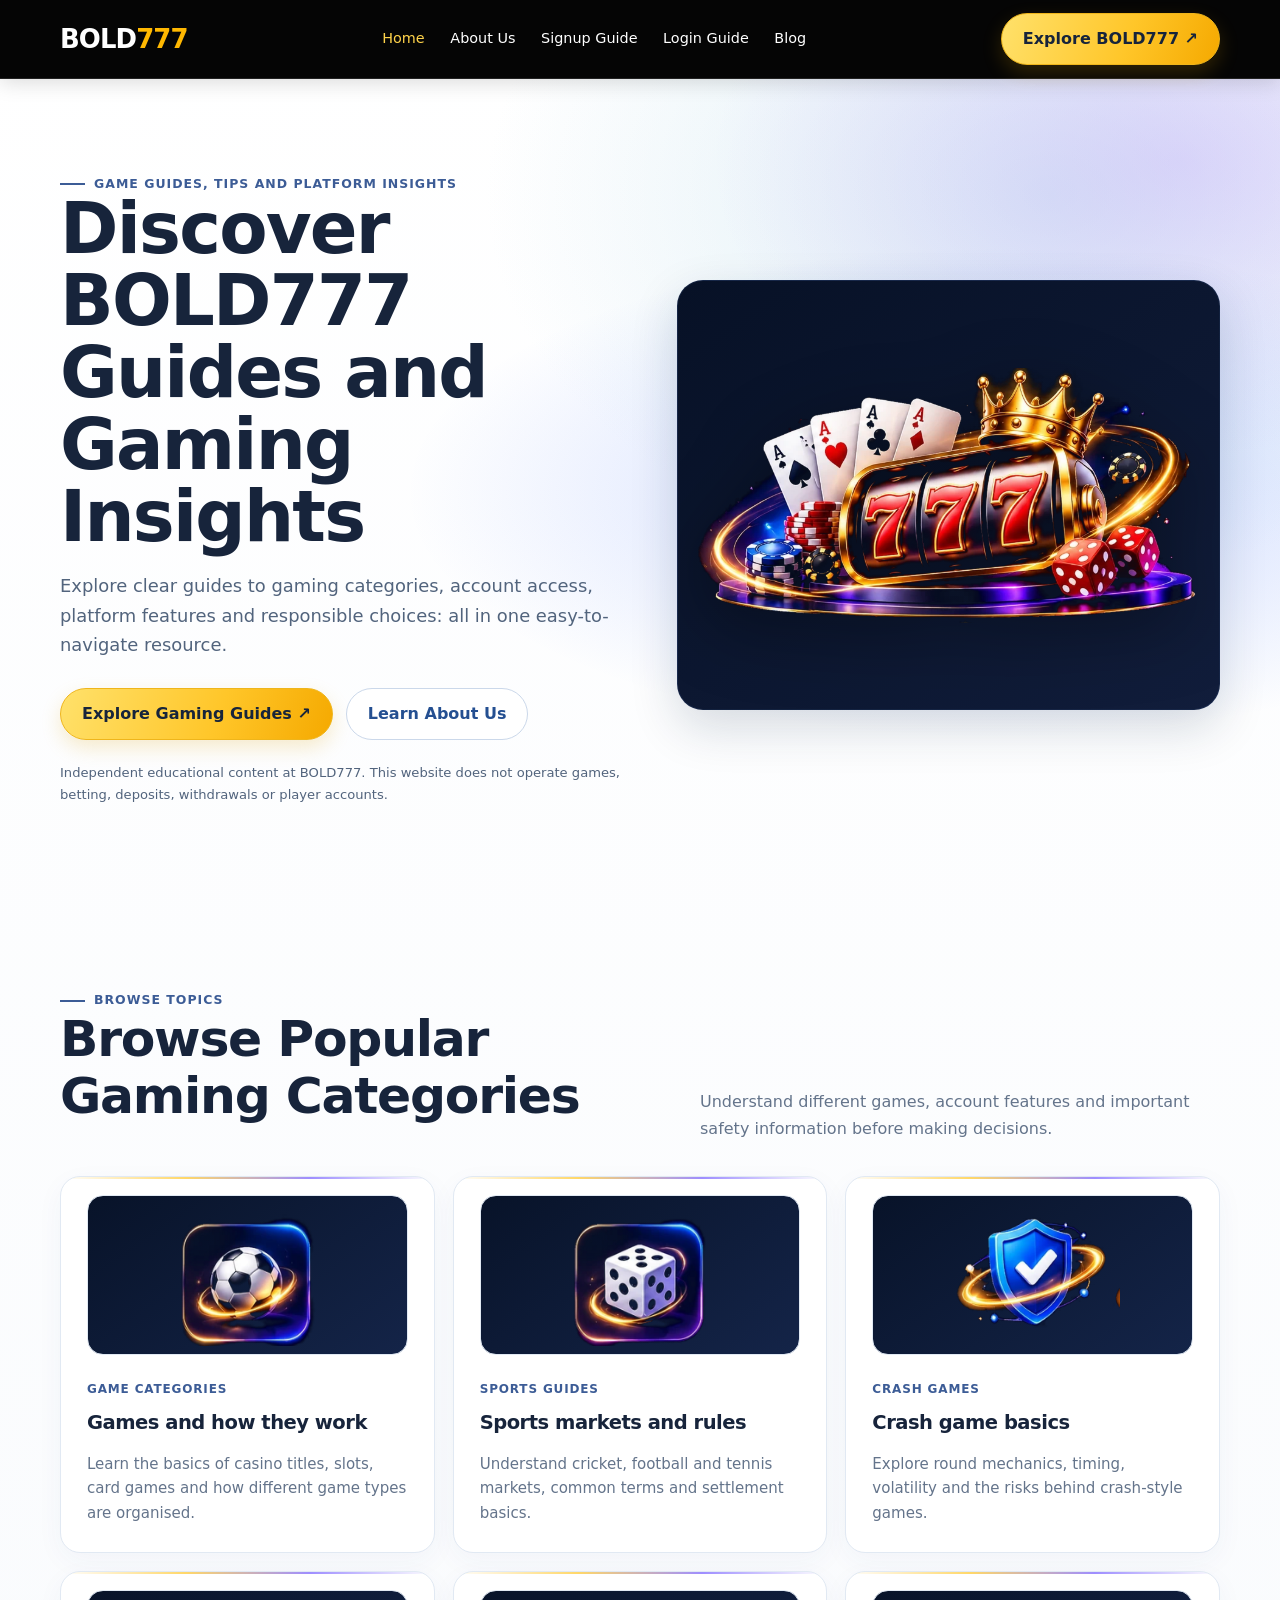
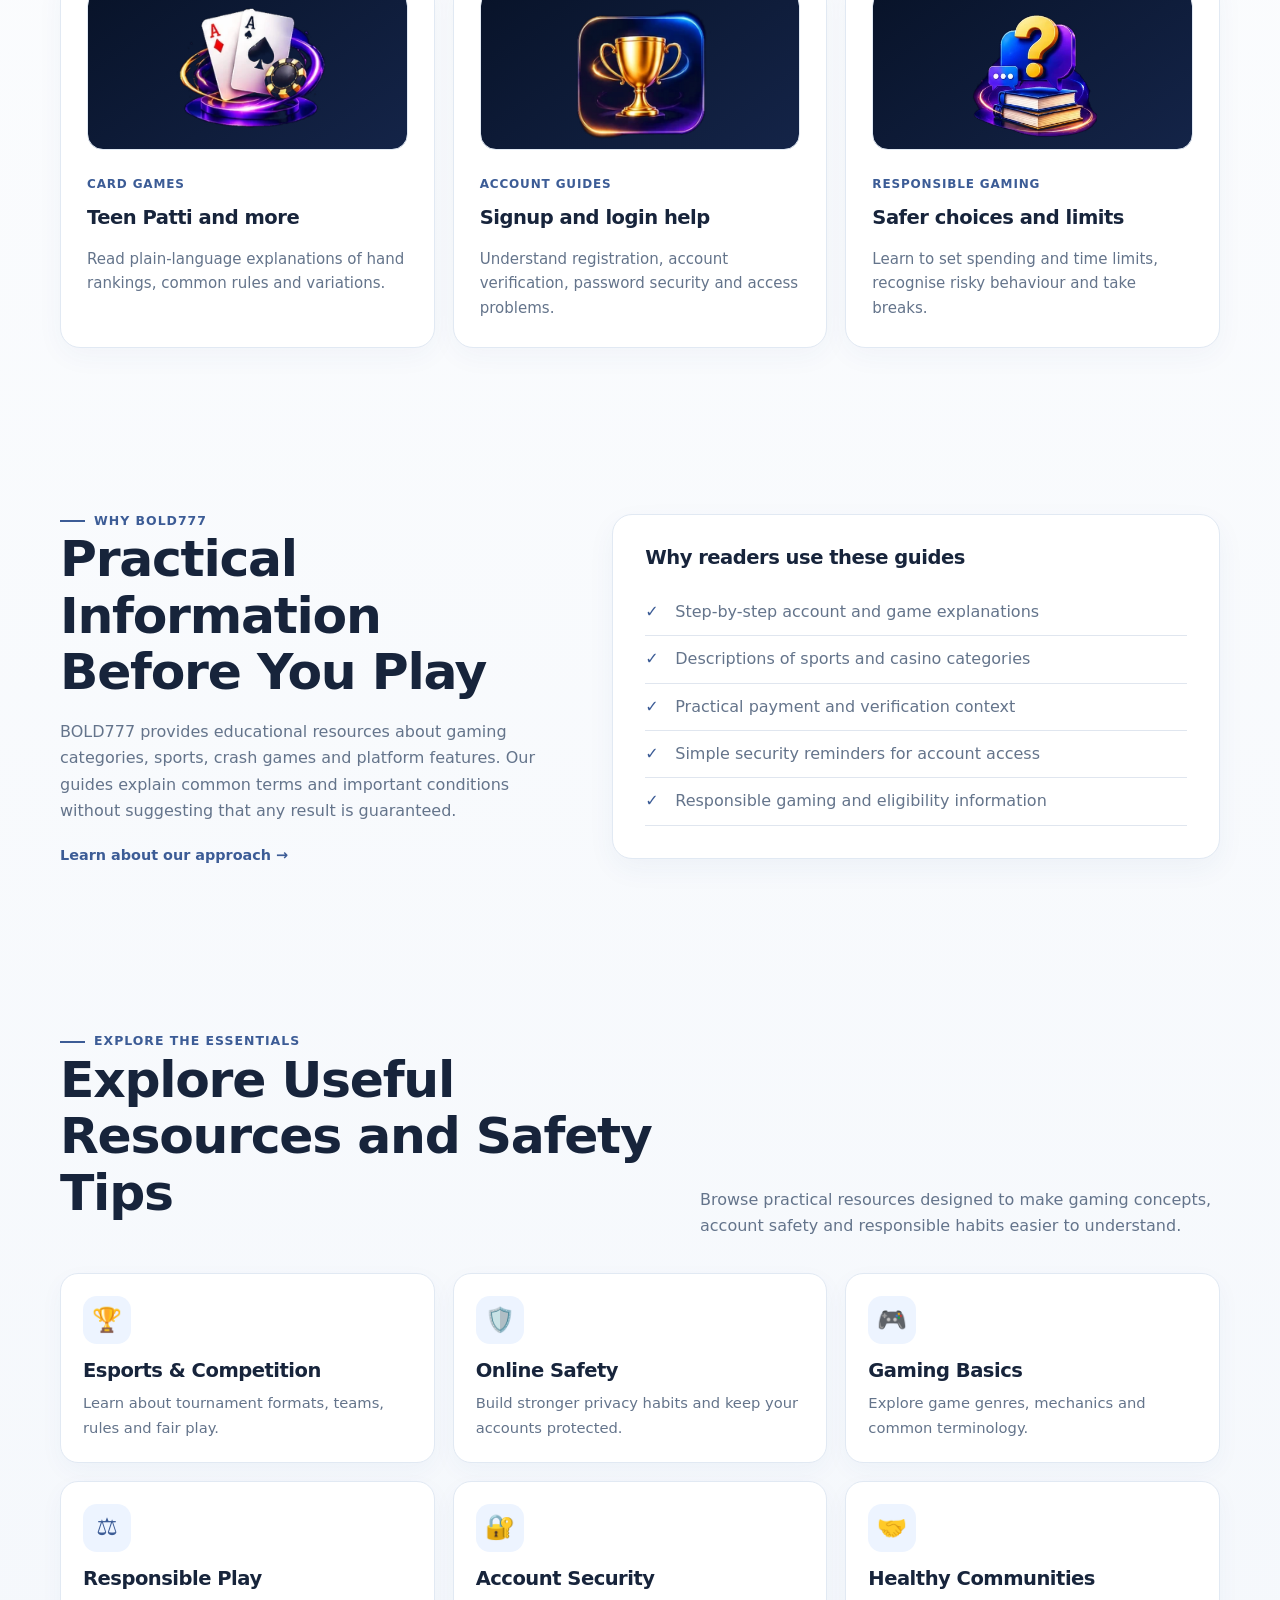
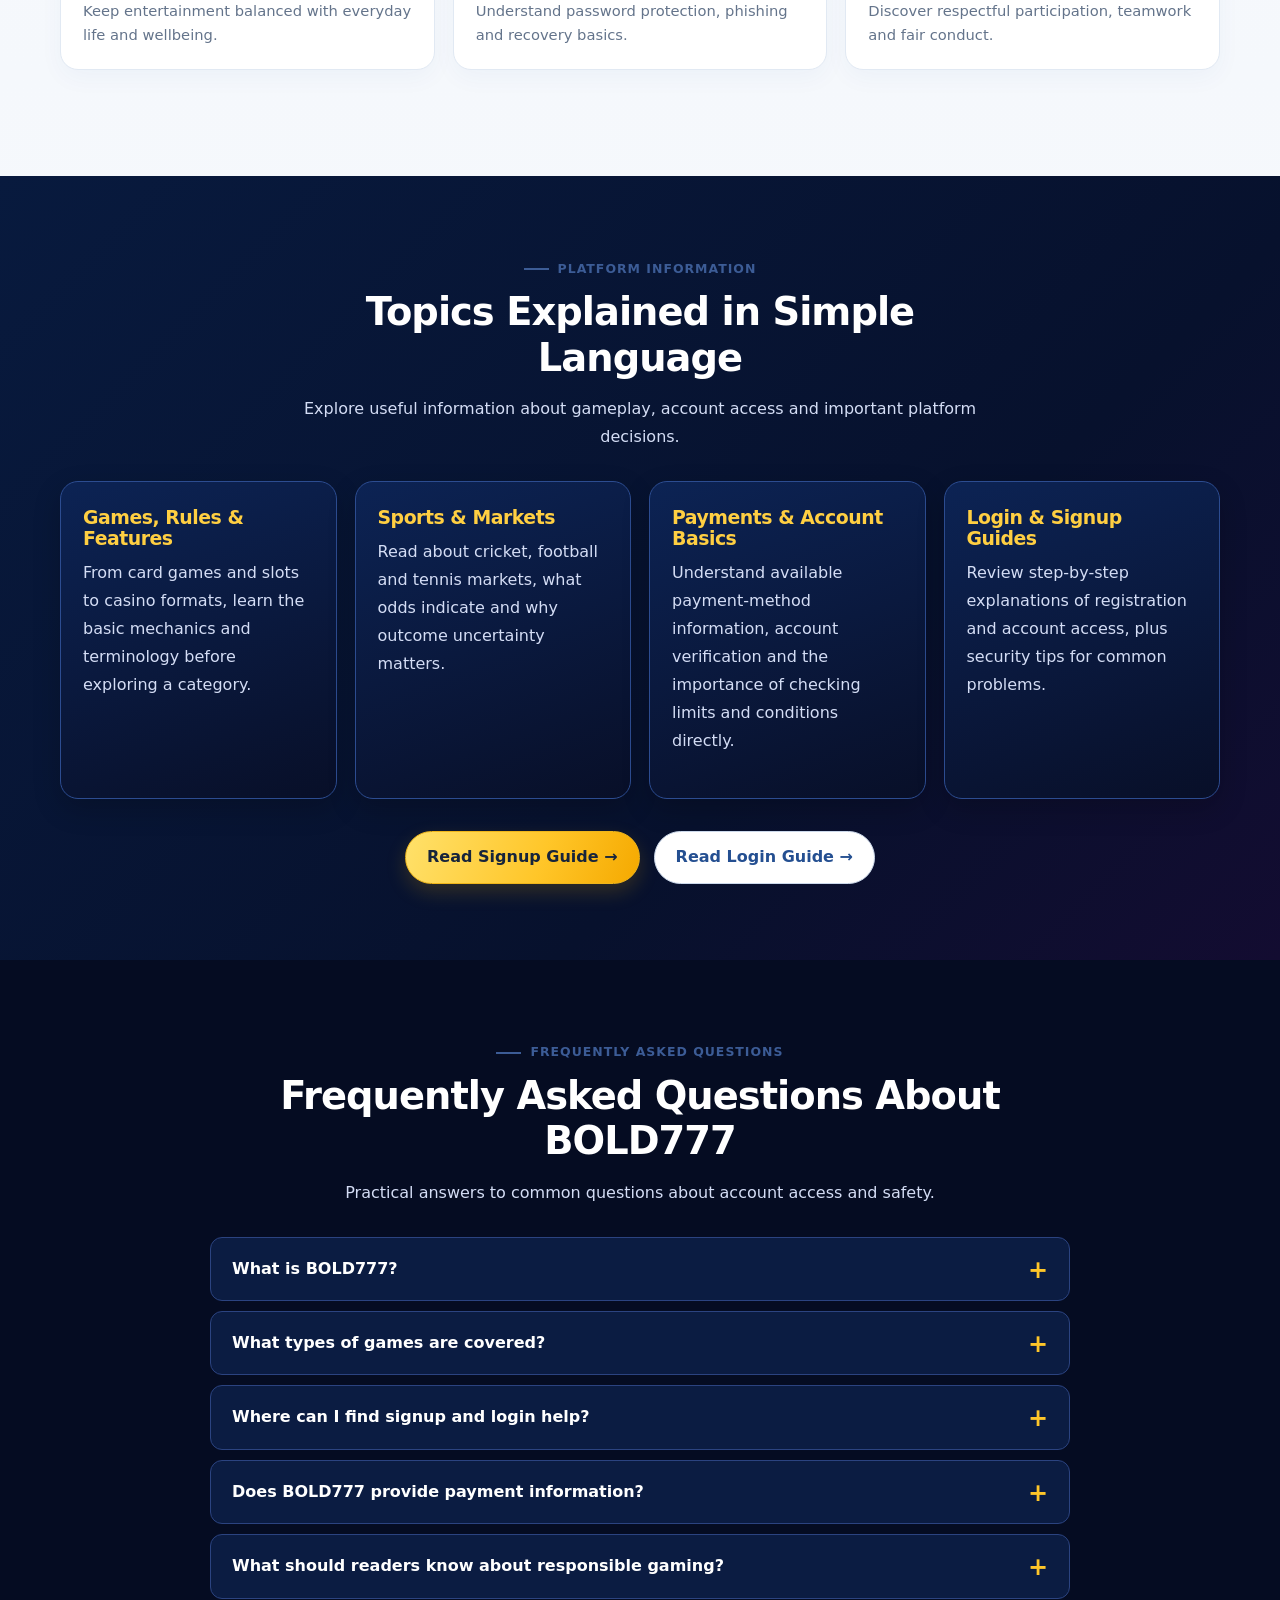
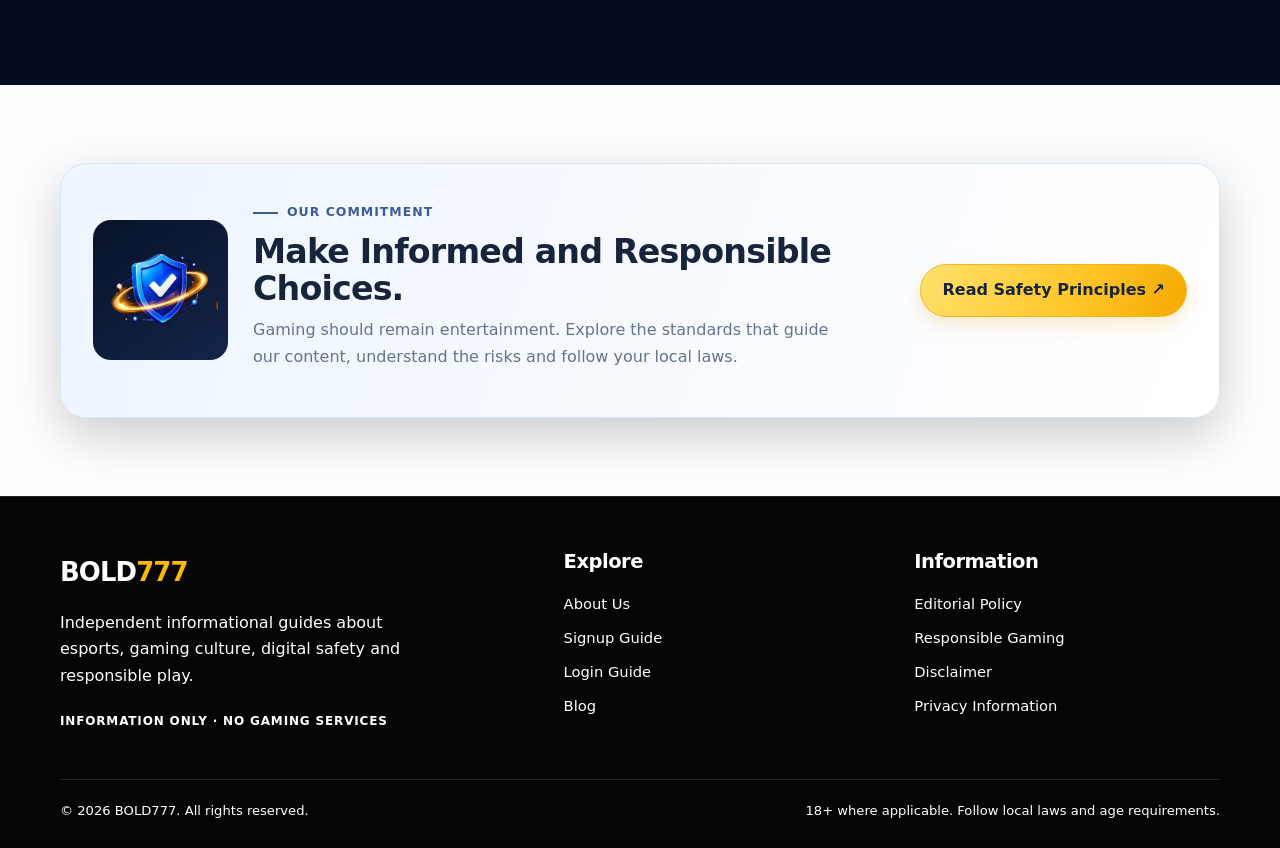
<file: index.html>
<!DOCTYPE html>

<html lang="en"><head><meta name="google-site-verification" content="dCqhSW8XrXudqt8Ux5J6DMfgcQ_Is5nKKFaP8k_ZQJk" /><meta charset="utf-8"/><meta content="width=device-width, initial-scale=1" name="viewport"/>
<title>BOLD777 | Gaming Guides, Account Help &amp; Safety</title>
<meta content="#ffffff" name="theme-color"/><link href="assets/style.css" rel="stylesheet"/>
<meta content="website" property="og:type"/>
<meta content="Explore BOLD777 gaming guides, account help, sports and game basics, responsible play tips and useful information for informed decisions." name="description"/><meta content="index, follow" name="robots"/><link href="https://bold777.vercel.app/" rel="canonical"/><meta content="BOLD777 | Gaming Guides, Account Help &amp; Safety" property="og:title"/><meta content="Explore BOLD777 gaming guides, account help, sports and game basics, responsible play tips and useful information for informed decisions." property="og:description"/><meta content="https://bold777games.com/" property="og:url"/><meta content="summary_large_image" name="twitter:card"/><meta content="BOLD777 | Gaming Guides, Account Help &amp; Safety" name="twitter:title"/><meta content="Explore BOLD777 gaming guides, account help, sports and game basics, responsible play tips and useful information for informed decisions." name="twitter:description"/></head><body><header><div class="container nav"><a class="brand" href="index.html"><span class="brand-word">BOLD</span><span class="brand-number" style="color:#FFB801">777</span></a><button aria-expanded="false" aria-label="Toggle navigation" class="menu-btn">Menu</button><nav class="navlinks"><a class="active" href="index.html">Home</a><a class="" href="about.html">About Us</a><a class="" href="signup.html">Signup Guide</a><a class="" href="login.html">Login Guide</a><a class="" href="blog.html">Blog</a></nav><a class="nav-cta" href="https://bold777games.com/" rel="noopener noreferrer">Explore BOLD777 ↗</a></div></header>
<main><section class="hero"><div class="container hero-grid"><div><span class="eyebrow">GAME GUIDES, TIPS AND PLATFORM INSIGHTS</span><h1>Discover BOLD777 Guides and Gaming Insights</h1><p>Explore clear guides to gaming categories, account access, platform features and responsible choices: all in one easy-to-navigate resource.</p><div class="actions"><a class="btn" href="https://bold777games.com/" rel="noopener noreferrer" target="_blank">Explore Gaming Guides ↗</a><a class="btn secondary" href="about.html">Learn About Us</a></div><p style="font-size:.82rem;margin-top:22px">Independent educational content at BOLD777. This website does not operate games, betting, deposits, withdrawals or player accounts.</p></div><div class="visual hero-art"><img alt="BOLD777 gaming illustration with cards, crown, slot machine and chips" src="assets/images/home-hero.png"/></div></div></section>
<section class="section"><div class="container"><div class="section-head"><div><span class="eyebrow">Browse topics</span><h2>Browse Popular Gaming Categories</h2></div><p>Understand different games, account features and important safety information before making decisions.</p></div><div class="grid">
<article class="card"><div class="icon image-icon"><img alt="" src="assets/images/category-sports.png"/></div><span class="tag">Game categories</span><h3>Games and how they work</h3><p>Learn the basics of casino titles, slots, card games and how different game types are organised.</p></article>
<article class="card"><div class="icon image-icon"><img alt="" src="assets/images/category-dice.png"/></div><span class="tag">Sports guides</span><h3>Sports markets and rules</h3><p>Understand cricket, football and tennis markets, common terms and settlement basics.</p></article>
<article class="card"><div class="icon image-icon"><img alt="" src="assets/images/security-guide.png"/></div><span class="tag">Crash games</span><h3>Crash game basics</h3><p>Explore round mechanics, timing, volatility and the risks behind crash-style games.</p></article>
<article class="card"><div class="icon image-icon"><img alt="" src="assets/images/cards-guide.png"/></div><span class="tag">Card games</span><h3>Teen Patti and more</h3><p>Read plain-language explanations of hand rankings, common rules and variations.</p></article>
<article class="card"><div class="icon image-icon"><img alt="" src="assets/images/category-trophy.png"/></div><span class="tag">Account guides</span><h3>Signup and login help</h3><p>Understand registration, account verification, password security and access problems.</p></article>
<article class="card"><div class="icon image-icon"><img alt="" src="assets/images/faq-guide.png"/></div><span class="tag">Responsible gaming</span><h3>Safer choices and limits</h3><p>Learn to set spending and time limits, recognise risky behaviour and take breaks.</p></article>
</div></div></section>
<section class="section"><div class="container split"><div><span class="eyebrow">Why BOLD777</span><h2>Practical Information Before You Play</h2><p>BOLD777 provides educational resources about gaming categories, sports, crash games and platform features. Our guides explain common terms and important conditions without suggesting that any result is guaranteed.</p><a class="read" href="about.html">Learn about our approach →</a></div><div class="panel"><h3>Why readers use these guides</h3><ul class="checklist"><li>Step-by-step account and game explanations</li><li>Descriptions of sports and casino categories</li><li>Practical payment and verification context</li><li>Simple security reminders for account access</li><li>Responsible gaming and eligibility information</li></ul></div></div></section>
<section class="section"><div class="container"><div class="section-head"><div><span class="eyebrow">Explore the essentials</span><h2>Explore Useful Resources and Safety Tips</h2></div><p>Browse practical resources designed to make gaming concepts, account safety and responsible habits easier to understand.</p></div><div class="feature-grid">
<div class="feature-tile"><div class="feature-symbol">🏆</div><h3>Esports &amp; Competition</h3><p>Learn about tournament formats, teams, rules and fair play.</p></div>
<div class="feature-tile"><div class="feature-symbol">🛡️</div><h3>Online Safety</h3><p>Build stronger privacy habits and keep your accounts protected.</p></div>
<div class="feature-tile"><div class="feature-symbol">🎮</div><h3>Gaming Basics</h3><p>Explore game genres, mechanics and common terminology.</p></div>
<div class="feature-tile"><div class="feature-symbol">⚖️</div><h3>Responsible Play</h3><p>Keep entertainment balanced with everyday life and wellbeing.</p></div>
<div class="feature-tile"><div class="feature-symbol">🔐</div><h3>Account Security</h3><p>Understand password protection, phishing and recovery basics.</p></div>
<div class="feature-tile"><div class="feature-symbol">🤝</div><h3>Healthy Communities</h3><p>Discover respectful participation, teamwork and fair conduct.</p></div>
</div></div></section>
<section class="content-rich-section rich-alt"><div class="container"><div class="rich-heading"><span class="eyebrow">PLATFORM INFORMATION</span><h2>Topics Explained in Simple Language</h2><p>Explore useful information about gameplay, account access and important platform decisions.</p></div><div class="rich-card-grid"><article class="rich-card"><h3>Games, Rules &amp; Features</h3><p>From card games and slots to casino formats, learn the basic mechanics and terminology before exploring a category.</p></article><article class="rich-card"><h3>Sports &amp; Markets</h3><p>Read about cricket, football and tennis markets, what odds indicate and why outcome uncertainty matters.</p></article><article class="rich-card"><h3>Payments &amp; Account Basics</h3><p>Understand available payment-method information, account verification and the importance of checking limits and conditions directly.</p></article><article class="rich-card"><h3>Login &amp; Signup Guides</h3><p>Review step-by-step explanations of registration and account access, plus security tips for common problems.</p></article></div><div class="rich-actions"><a class="btn" href="signup.html">Read Signup Guide →</a><a class="btn secondary" href="login.html">Read Login Guide →</a></div></div></section><section class="content-rich-section"><div class="container"><div class="rich-heading"><span class="eyebrow">FREQUENTLY ASKED QUESTIONS</span><h2>Frequently Asked Questions About BOLD777</h2><p>Practical answers to common questions about account access and safety.</p></div><div class="rich-faq-list"><details class="rich-faq"><summary>What is BOLD777?</summary><p>BOLD777 is a content resource providing game guides, information about platform features and educational updates related to BOLD777.</p></details><details class="rich-faq"><summary>What types of games are covered?</summary><p>Guides cover sports, casino formats, card games, slots and crash games, with topics varying by publication.</p></details><details class="rich-faq"><summary>Where can I find signup and login help?</summary><p>Use the Signup Guide and Login Guide pages for general steps, verification information and account-security advice.</p></details><details class="rich-faq"><summary>Does BOLD777 provide payment information?</summary><p>The site explains payment-related topics and conditions. Always confirm current methods and limits with the official platform.</p></details><details class="rich-faq"><summary>What should readers know about responsible gaming?</summary><p>Only participate where legally permitted and age-eligible. Set clear limits, avoid chasing losses and seek support when needed.</p></details></div></div></section><section class="section" id="site-policies"><div class="container"><div class="banner banner-with-art final-banner"><img alt="Illustration of gaming safety" class="banner-art" src="assets/images/security-guide.webp"/><div class="final-banner-copy"><span class="eyebrow">Our commitment</span><h2>Make Informed and Responsible Choices.</h2><p>Gaming should remain entertainment. Explore the standards that guide our content, understand the risks and follow your local laws.</p></div><a class="btn final-banner-button" href="https://bold777games.com/responsible-gaming/" rel="noopener noreferrer">Read Safety Principles ↗</a></div></div></section></main>
<footer><div class="container"><div class="footer-grid"><div><a class="brand" href="index.html"><span class="brand-word">BOLD</span><span class="brand-number" style="color:#FFB801">777</span></a><p style="max-width:360px;margin-top:16px">Independent informational guides about esports, gaming culture, digital safety and responsible play.</p><p class="tag">Information only · No gaming services</p></div><div><h3>Explore</h3><div class="footer-links"><a href="about.html">About Us</a><a href="signup.html">Signup Guide</a><a href="login.html">Login Guide</a><a href="blog.html">Blog</a></div></div><div><h3>Information</h3><div class="footer-links"><a href="https://bold777games.com/editorial-policy/" rel="noopener noreferrer">Editorial Policy</a><a href="https://bold777games.com/responsible-gaming/" rel="noopener noreferrer">Responsible Gaming</a><a href="https://bold777games.com/disclaimer/" rel="noopener noreferrer">Disclaimer</a><a href="https://bold777games.com/privacy-policy/" rel="noopener noreferrer">Privacy Information</a></div></div></div><div class="footer-bottom"><span>© <span data-year=""></span> BOLD777. All rights reserved.</span><span>18+ where applicable. Follow local laws and age requirements.</span></div></div></footer><script src="assets/script.js"></script></body></html>
</file>
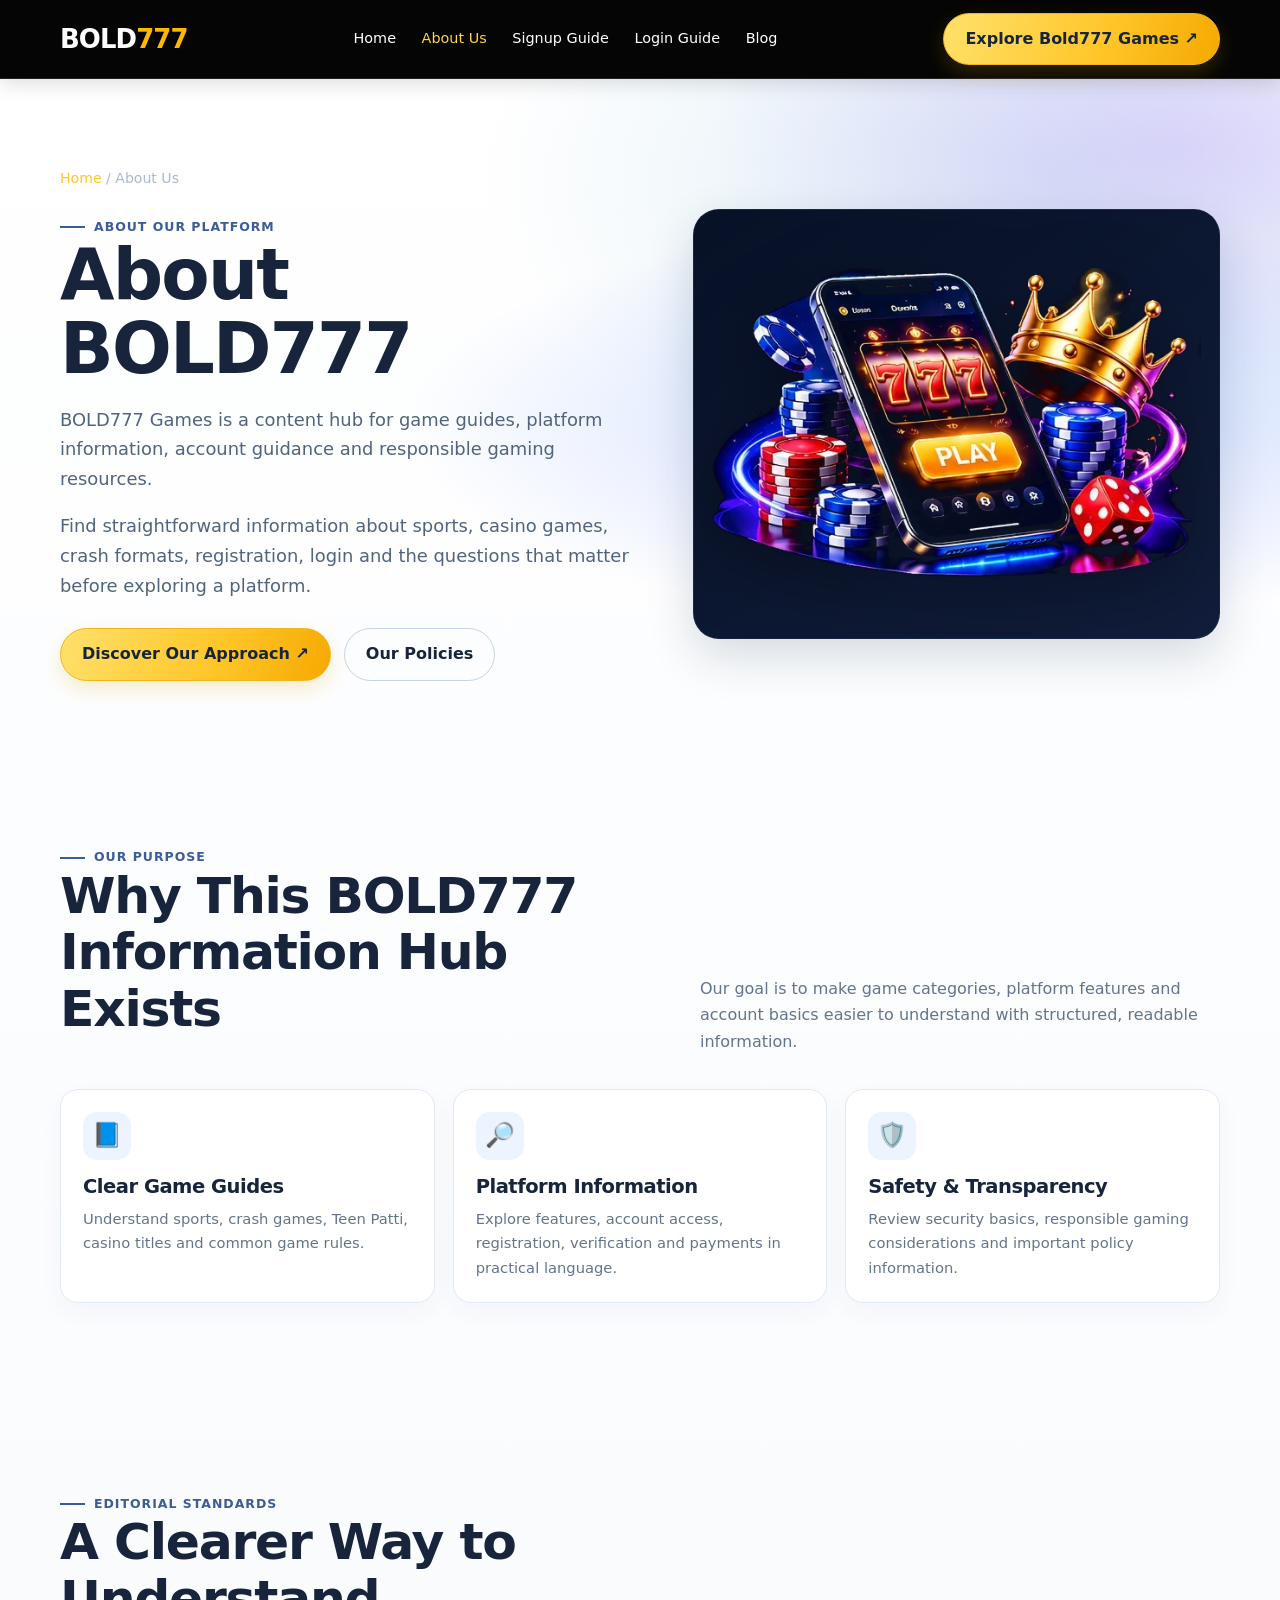
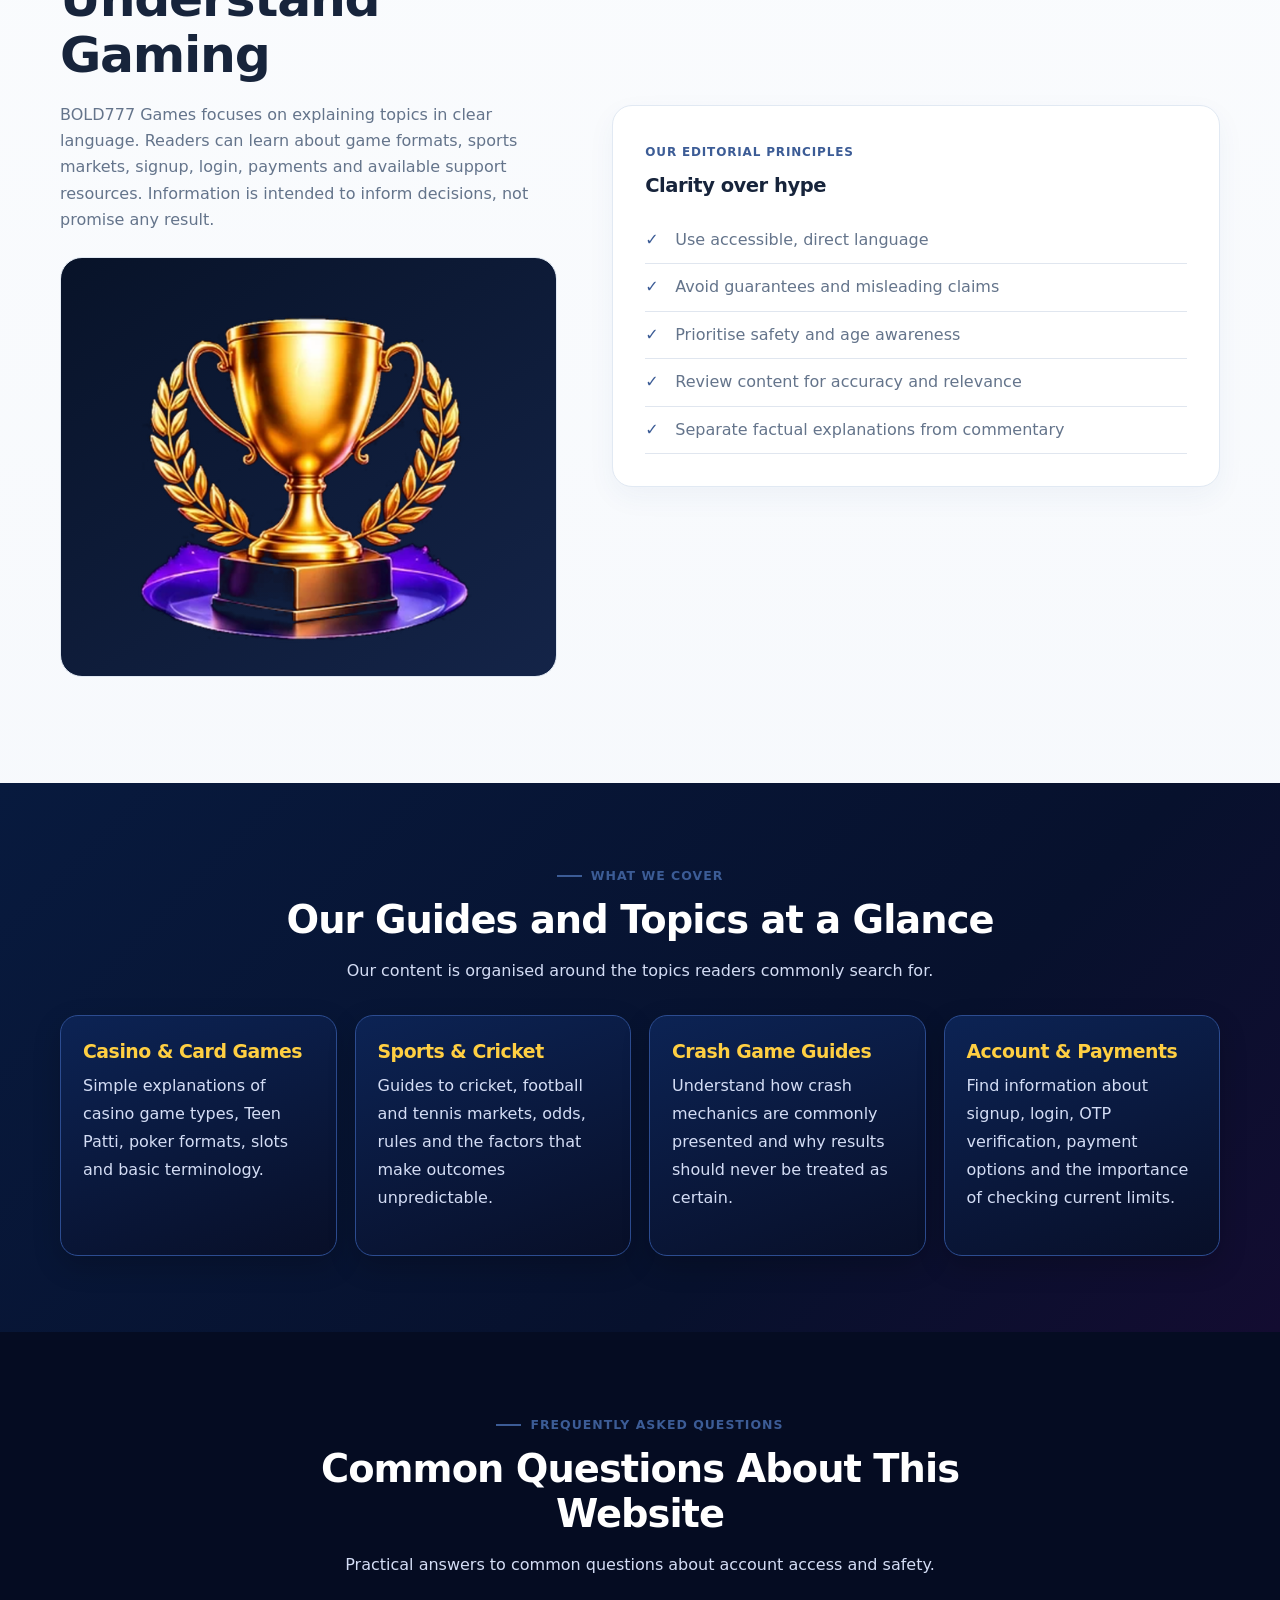
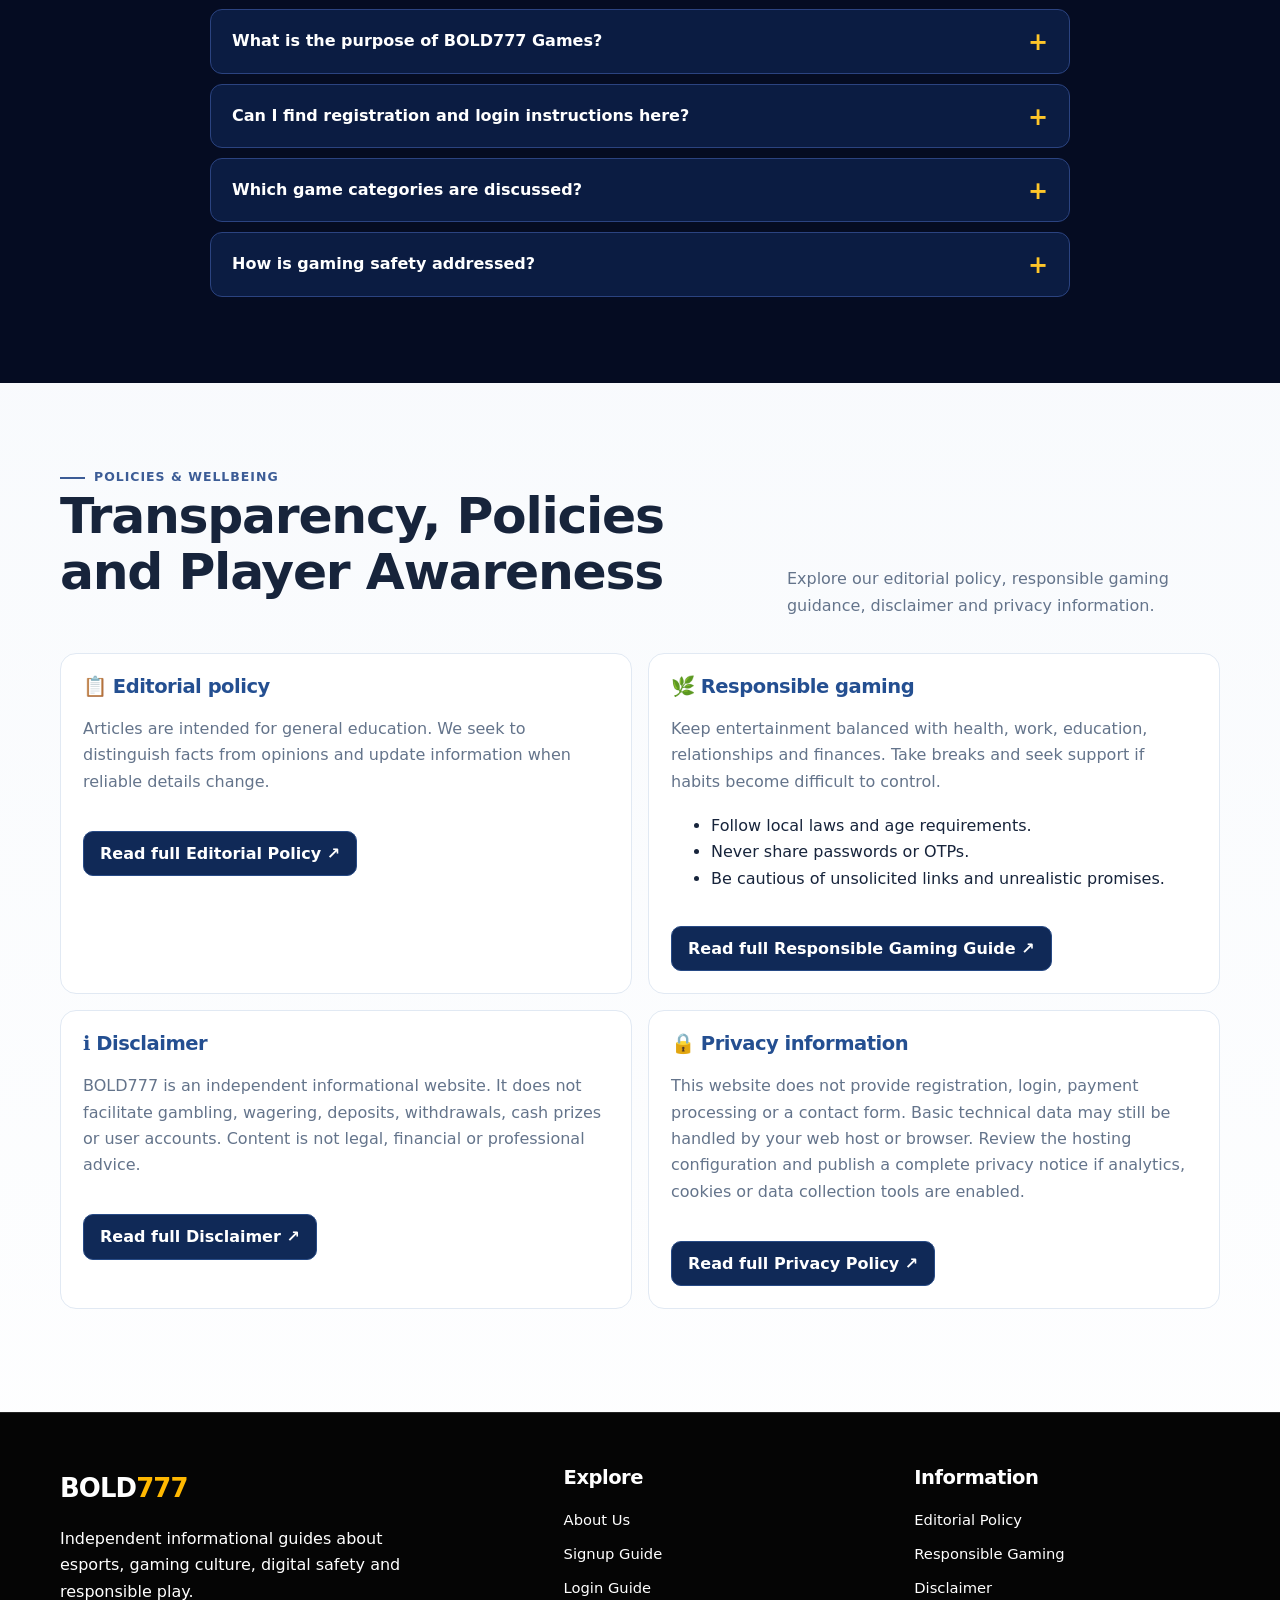
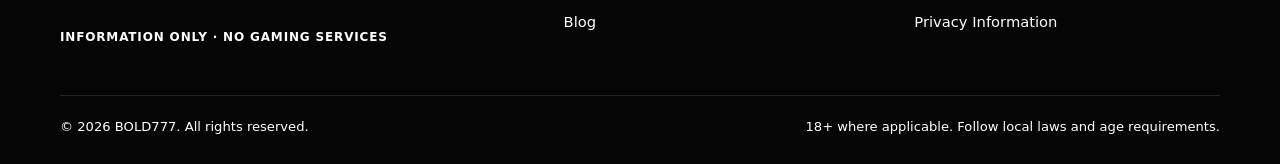
<file: about.html>
<!DOCTYPE html>

<html lang="en"><head><meta charset="utf-8"/><meta content="width=device-width, initial-scale=1" name="viewport"/>
<title>About BOLD777 | Independent Gaming Information Guides</title>
<meta content="#ffffff" name="theme-color"/><link href="assets/style.css" rel="stylesheet"/>
<meta content="website" property="og:type"/>
<meta content="Learn about BOLD777, its informational purpose, editorial approach, game guides, platform basics and responsible gaming resources." name="description"/><meta content="index, follow" name="robots"/><link href="https://bold777.vercel.app/about" rel="canonical"/><meta content="About BOLD777 | Independent Gaming Information Guides" property="og:title"/><meta content="Learn about BOLD777, its informational purpose, editorial approach, game guides, platform basics and responsible gaming resources." property="og:description"/><meta content="https://bold777games.com/about.html" property="og:url"/><meta content="summary_large_image" name="twitter:card"/><meta content="About BOLD777 | Independent Gaming Information Guides" name="twitter:title"/><meta content="Learn about BOLD777, its informational purpose, editorial approach, game guides, platform basics and responsible gaming resources." name="twitter:description"/></head><body><header><div class="container nav"><a class="brand" href="index.html"><span class="brand-word">BOLD</span><span class="brand-number" style="color:#FFB801">777</span></a><button aria-expanded="false" aria-label="Toggle navigation" class="menu-btn">Menu</button><nav class="navlinks"><a class="" href="index.html">Home</a><a class="active" href="about.html">About Us</a><a class="" href="signup.html">Signup Guide</a><a class="" href="login.html">Login Guide</a><a class="" href="blog.html">Blog</a></nav><a class="nav-cta" href="https://bold777games.com/" rel="noopener noreferrer">Explore Bold777 Games ↗</a></div></header>
<main><section class="hero about-feature-hero"><div class="container hero-grid"><div class="about-hero-copy"><div class="breadcrumbs"><a href="index.html">Home</a> / About Us</div><span class="eyebrow">About our platform</span><h1>About BOLD777</h1><p>BOLD777 Games is a content hub for game guides, platform information, account guidance and responsible gaming resources.</p><p>Find straightforward information about sports, casino games, crash formats, registration, login and the questions that matter before exploring a platform.</p><div class="actions"><a class="btn" href="#our-story">Discover Our Approach ↗</a><a class="btn secondary" href="#editorial">Our Policies</a></div></div><div class="visual hero-art about-hero-art"><img alt="Gaming device and online account illustration" src="assets/images/phone-guide.webp"/></div></div></section>
<section class="section" id="our-story"><div class="container"><div class="section-head"><div><span class="eyebrow">Our purpose</span><h2>Why This BOLD777 Information Hub Exists</h2></div><p>Our goal is to make game categories, platform features and account basics easier to understand with structured, readable information.</p></div><div class="feature-grid">
<div class="feature-tile"><div class="feature-symbol">📘</div><h3>Clear Game Guides</h3><p>Understand sports, crash games, Teen Patti, casino titles and common game rules.</p></div>
<div class="feature-tile"><div class="feature-symbol">🔎</div><h3>Platform Information</h3><p>Explore features, account access, registration, verification and payments in practical language.</p></div>
<div class="feature-tile"><div class="feature-symbol">🛡️</div><h3>Safety &amp; Transparency</h3><p>Review security basics, responsible gaming considerations and important policy information.</p></div>
</div></div></section>
<section class="section"><div class="container split"><div><span class="eyebrow">Editorial standards</span><h2>A Clearer Way to Understand Gaming</h2><p>BOLD777 Games focuses on explaining topics in clear language. Readers can learn about game formats, sports markets, signup, login, payments and available support resources. Information is intended to inform decisions, not promise any result.</p><img alt="Illustration representing gaming education" class="article-feature-image" src="assets/images/trophy-guide.png" style="margin-top:24px"/></div><div class="panel"><span class="tag">Our editorial principles</span><h3>Clarity over hype</h3><ul class="checklist"><li>Use accessible, direct language</li><li>Avoid guarantees and misleading claims</li><li>Prioritise safety and age awareness</li><li>Review content for accuracy and relevance</li><li>Separate factual explanations from commentary</li></ul></div></div></section>
<section class="content-rich-section rich-alt"><div class="container"><div class="rich-heading"><span class="eyebrow">WHAT WE COVER</span><h2>Our Guides and Topics at a Glance</h2><p>Our content is organised around the topics readers commonly search for.</p></div><div class="rich-card-grid"><article class="rich-card"><h3>Casino &amp; Card Games</h3><p>Simple explanations of casino game types, Teen Patti, poker formats, slots and basic terminology.</p></article><article class="rich-card"><h3>Sports &amp; Cricket</h3><p>Guides to cricket, football and tennis markets, odds, rules and the factors that make outcomes unpredictable.</p></article><article class="rich-card"><h3>Crash Game Guides</h3><p>Understand how crash mechanics are commonly presented and why results should never be treated as certain.</p></article><article class="rich-card"><h3>Account &amp; Payments</h3><p>Find information about signup, login, OTP verification, payment options and the importance of checking current limits.</p></article></div></div></section><section class="content-rich-section"><div class="container"><div class="rich-heading"><span class="eyebrow">FREQUENTLY ASKED QUESTIONS</span><h2>Common Questions About This Website</h2><p>Practical answers to common questions about account access and safety.</p></div><div class="rich-faq-list"><details class="rich-faq"><summary>What is the purpose of BOLD777 Games?</summary><p>To provide guides and information about the BOLD777 platform, game categories, features and important account topics.</p></details><details class="rich-faq"><summary>Can I find registration and login instructions here?</summary><p>Yes. Separate Signup and Login guides explain typical steps and precautions; they do not collect credentials.</p></details><details class="rich-faq"><summary>Which game categories are discussed?</summary><p>Topics include sports, crash games, casino formats, Teen Patti and other game-related features.</p></details><details class="rich-faq"><summary>How is gaming safety addressed?</summary><p>The site links to its policies and offers reminders about eligibility, keeping credentials private and maintaining limits.</p></details></div></div></section><section class="section" id="editorial"><div class="container"><div class="section-head"><div><span class="eyebrow">Policies &amp; wellbeing</span><h2>Transparency, Policies and Player Awareness</h2></div><p>Explore our editorial policy, responsible gaming guidance, disclaimer and privacy information.</p></div><div class="policy-grid">
<div class="policy-card" id="editorial-details"><h3>📋 Editorial policy</h3><p>Articles are intended for general education. We seek to distinguish facts from opinions and update information when reliable details change.</p><a class="policy-external-link" href="https://bold777games.com/editorial-policy/" rel="noopener noreferrer">Read full Editorial Policy ↗</a></div>
<div class="policy-card" id="responsible"><h3>🌿 Responsible gaming</h3><p>Keep entertainment balanced with health, work, education, relationships and finances. Take breaks and seek support if habits become difficult to control.</p><ul><li>Follow local laws and age requirements.</li><li>Never share passwords or OTPs.</li><li>Be cautious of unsolicited links and unrealistic promises.</li></ul><a class="policy-external-link" href="https://bold777games.com/responsible-gaming/" rel="noopener noreferrer">Read full Responsible Gaming Guide ↗</a></div>
<div class="policy-card" id="disclaimer"><h3>ℹ️ Disclaimer</h3><p>BOLD777 is an independent informational website. It does not facilitate gambling, wagering, deposits, withdrawals, cash prizes or user accounts. Content is not legal, financial or professional advice.</p><a class="policy-external-link" href="https://bold777games.com/disclaimer/" rel="noopener noreferrer">Read full Disclaimer ↗</a></div>
<div class="policy-card" id="privacy"><h3>🔒 Privacy information</h3><p>This website does not provide registration, login, payment processing or a contact form. Basic technical data may still be handled by your web host or browser. Review the hosting configuration and publish a complete privacy notice if analytics, cookies or data collection tools are enabled.</p><a class="policy-external-link" href="https://bold777games.com/privacy-policy/" rel="noopener noreferrer">Read full Privacy Policy ↗</a></div>
</div></div></section></main>
<footer><div class="container"><div class="footer-grid"><div><a class="brand" href="index.html"><span class="brand-word">BOLD</span><span class="brand-number" style="color:#FFB801">777</span></a><p style="max-width:360px;margin-top:16px">Independent informational guides about esports, gaming culture, digital safety and responsible play.</p><p class="tag">Information only · No gaming services</p></div><div><h3>Explore</h3><div class="footer-links"><a href="about.html">About Us</a><a href="signup.html">Signup Guide</a><a href="login.html">Login Guide</a><a href="blog.html">Blog</a></div></div><div><h3>Information</h3><div class="footer-links"><a href="https://bold777games.com/editorial-policy/" rel="noopener noreferrer">Editorial Policy</a><a href="https://bold777games.com/responsible-gaming/" rel="noopener noreferrer">Responsible Gaming</a><a href="https://bold777games.com/disclaimer/" rel="noopener noreferrer">Disclaimer</a><a href="https://bold777games.com/privacy-policy/" rel="noopener noreferrer">Privacy Information</a></div></div></div><div class="footer-bottom"><span>© <span data-year=""></span> BOLD777. All rights reserved.</span><span>18+ where applicable. Follow local laws and age requirements.</span></div></div></footer><script src="assets/script.js"></script></body></html>
</file>
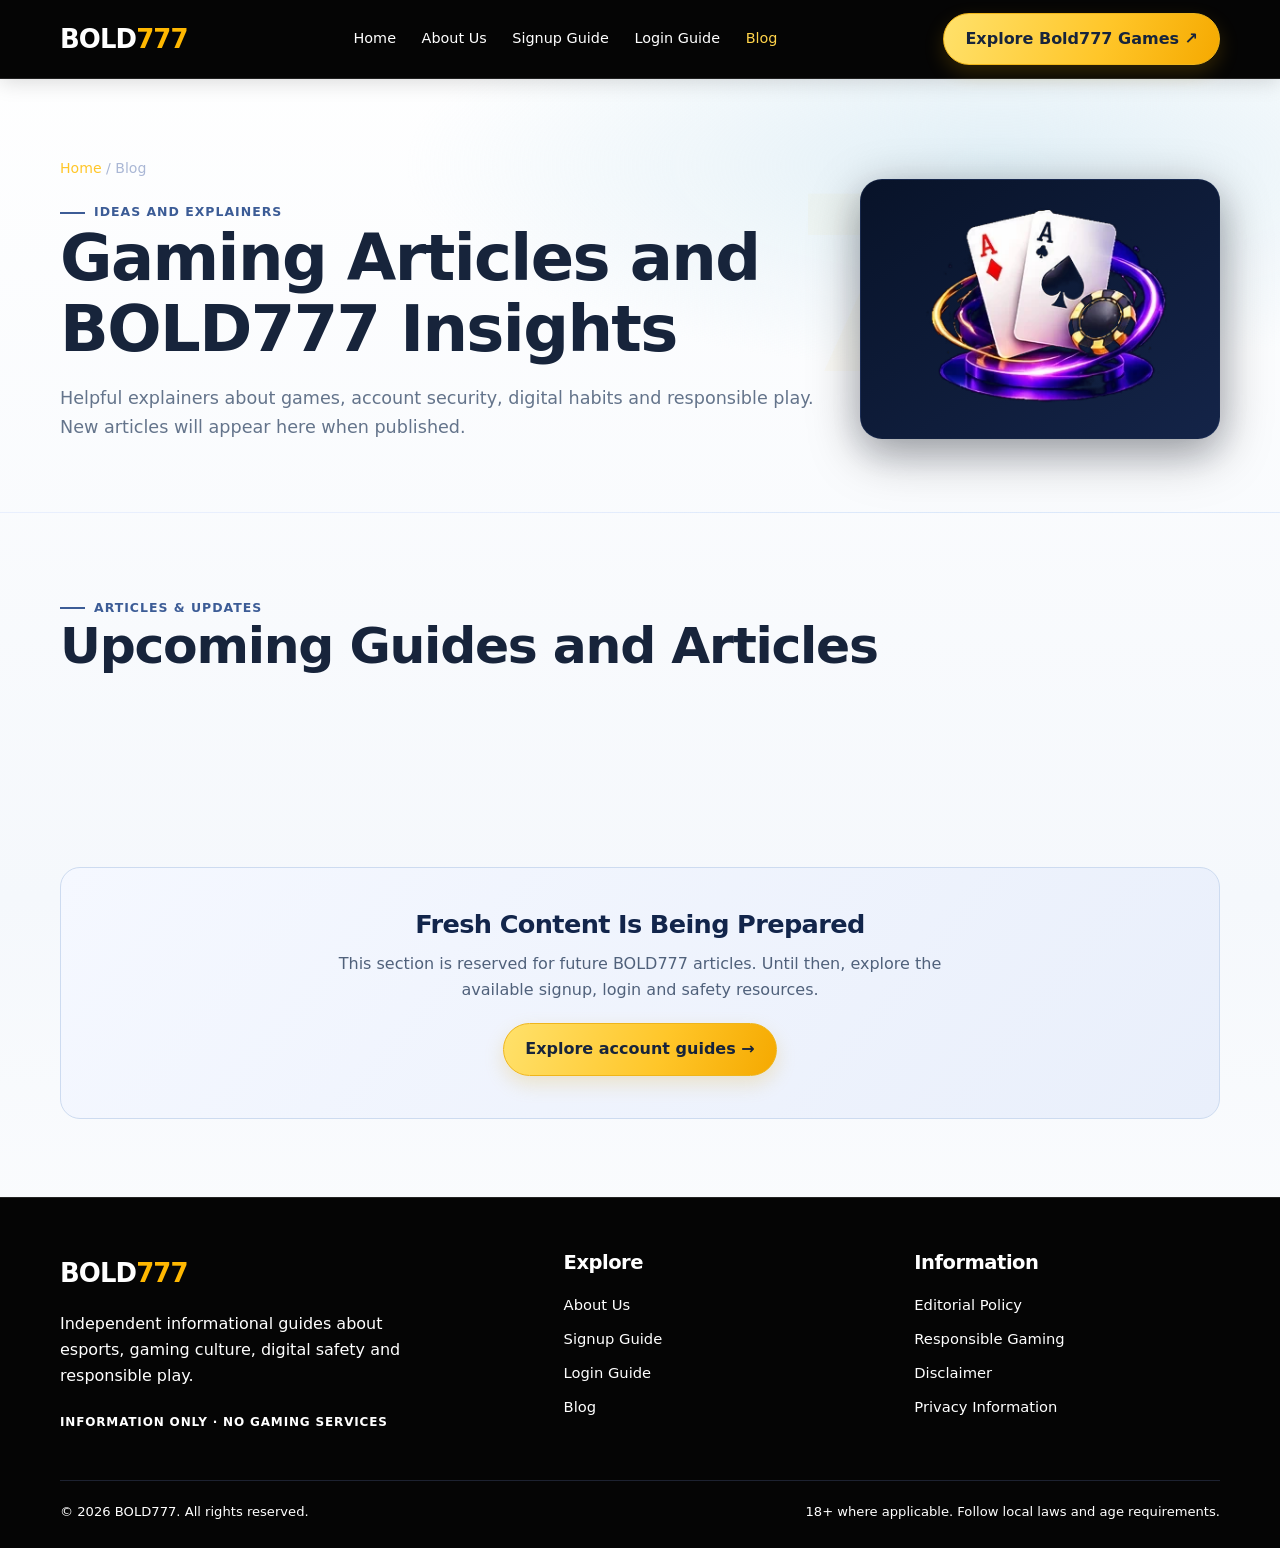
<file: blog.html>
<!DOCTYPE html>

<html lang="en"><head><meta charset="utf-8"/><meta content="width=device-width, initial-scale=1" name="viewport"/>
<title>BOLD777 Blog | Gaming Guides &amp; Tips Coming Soon</title>
<meta content="#ffffff" name="theme-color"/><link href="assets/style.css" rel="stylesheet"/>
<meta content="website" property="og:type"/>
<meta content="Find the BOLD777 blog hub for upcoming articles about game basics, account safety, sports information and responsible gaming." name="description"/><meta content="noindex, follow" name="robots"/><link href="https://bold777.vercel.app/blog" rel="canonical"/><meta content="BOLD777 Blog | Gaming Guides &amp; Tips Coming Soon" property="og:title"/><meta content="Find the BOLD777 blog hub for upcoming articles about game basics, account safety, sports information and responsible gaming." property="og:description"/><meta content="https://bold777games.com/blog.html" property="og:url"/><meta content="summary_large_image" name="twitter:card"/><meta content="BOLD777 Blog | Gaming Guides &amp; Tips Coming Soon" name="twitter:title"/><meta content="Find the BOLD777 blog hub for upcoming articles about game basics, account safety, sports information and responsible gaming." name="twitter:description"/></head><body><header><div class="container nav"><a class="brand" href="index.html"><span class="brand-word">BOLD</span><span class="brand-number" style="color:#FFB801">777</span></a><button aria-expanded="false" aria-label="Toggle navigation" class="menu-btn">Menu</button><nav class="navlinks"><a class="" href="index.html">Home</a><a class="" href="about.html">About Us</a><a class="" href="signup.html">Signup Guide</a><a class="" href="login.html">Login Guide</a><a class="active" href="blog.html">Blog</a></nav><a class="nav-cta" href="https://bold777games.com/" rel="noopener noreferrer">Explore Bold777 Games ↗</a></div></header>
<main><section class="page-hero"><div class="container"><div class="breadcrumbs"><a href="index.html">Home</a> / Blog</div><span class="eyebrow">Ideas and explainers</span><h1>Gaming Articles and BOLD777 Insights</h1><p style="max-width:760px;font-size:1.1rem">Helpful explainers about games, account security, digital habits and responsible play. New articles will appear here when published.</p><img alt="Illustration of cards and gaming guide resources" class="page-hero-art" loading="lazy" src="assets/images/cards-guide.webp"/></div></section>
<section class="section blog-empty-section"><div class="container"><div class="section-head"><div><span class="eyebrow">Articles &amp; updates</span><h2>Upcoming Guides and Articles</h2></div></div><div class="article-list future-articles" id="blog-articles"></div><div class="blog-placeholder"><h3>Fresh Content Is Being Prepared</h3><p>This section is reserved for future BOLD777 articles. Until then, explore the available signup, login and safety resources.</p><a class="btn" href="signup.html">Explore account guides →</a></div></div></section></main>
<footer><div class="container"><div class="footer-grid"><div><a class="brand" href="index.html"><span class="brand-word">BOLD</span><span class="brand-number" style="color:#FFB801">777</span></a><p style="max-width:360px;margin-top:16px">Independent informational guides about esports, gaming culture, digital safety and responsible play.</p><p class="tag">Information only · No gaming services</p></div><div><h3>Explore</h3><div class="footer-links"><a href="about.html">About Us</a><a href="signup.html">Signup Guide</a><a href="login.html">Login Guide</a><a href="blog.html">Blog</a></div></div><div><h3>Information</h3><div class="footer-links"><a href="https://bold777games.com/editorial-policy/" rel="noopener noreferrer">Editorial Policy</a><a href="https://bold777games.com/responsible-gaming/" rel="noopener noreferrer">Responsible Gaming</a><a href="https://bold777games.com/disclaimer/" rel="noopener noreferrer">Disclaimer</a><a href="https://bold777games.com/privacy-policy/" rel="noopener noreferrer">Privacy Information</a></div></div></div><div class="footer-bottom"><span>© <span data-year=""></span> BOLD777. All rights reserved.</span><span>18+ where applicable. Follow local laws and age requirements.</span></div></div></footer><script src="assets/script.js"></script></body></html>
</file>
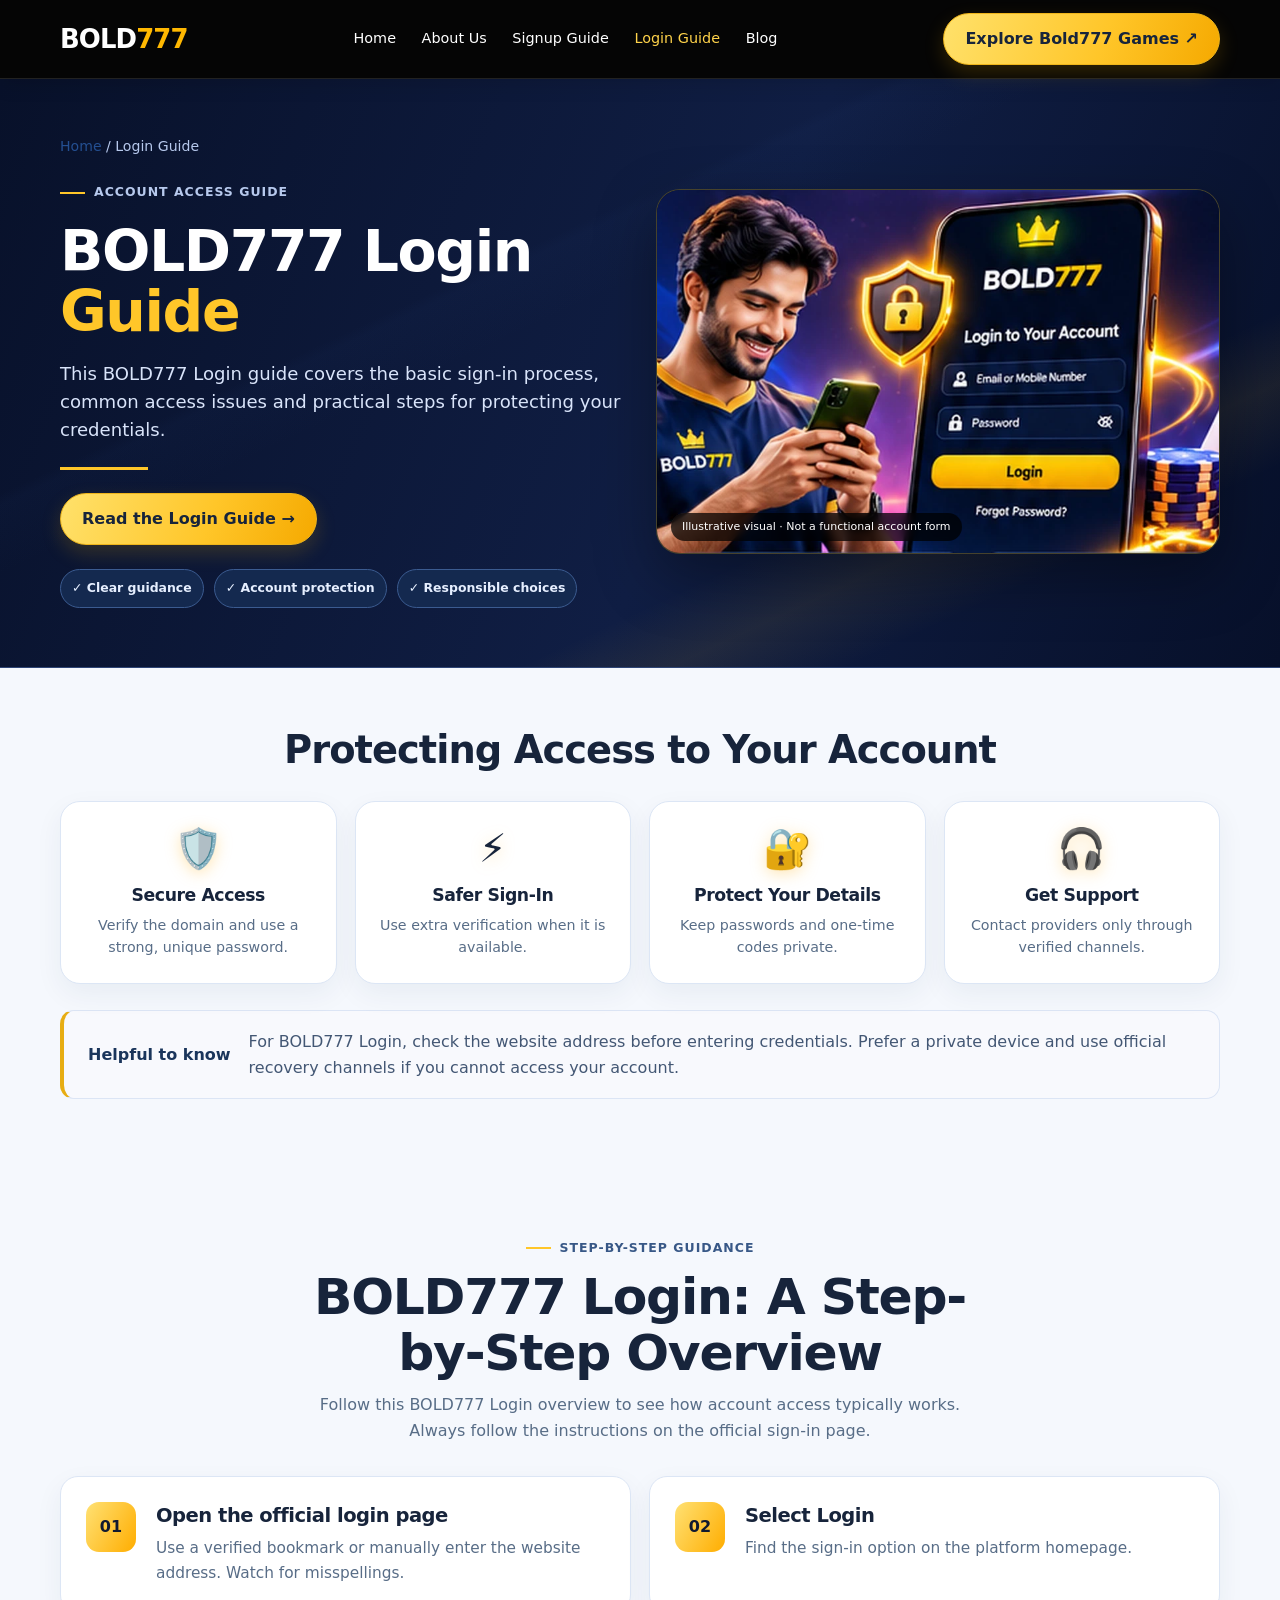
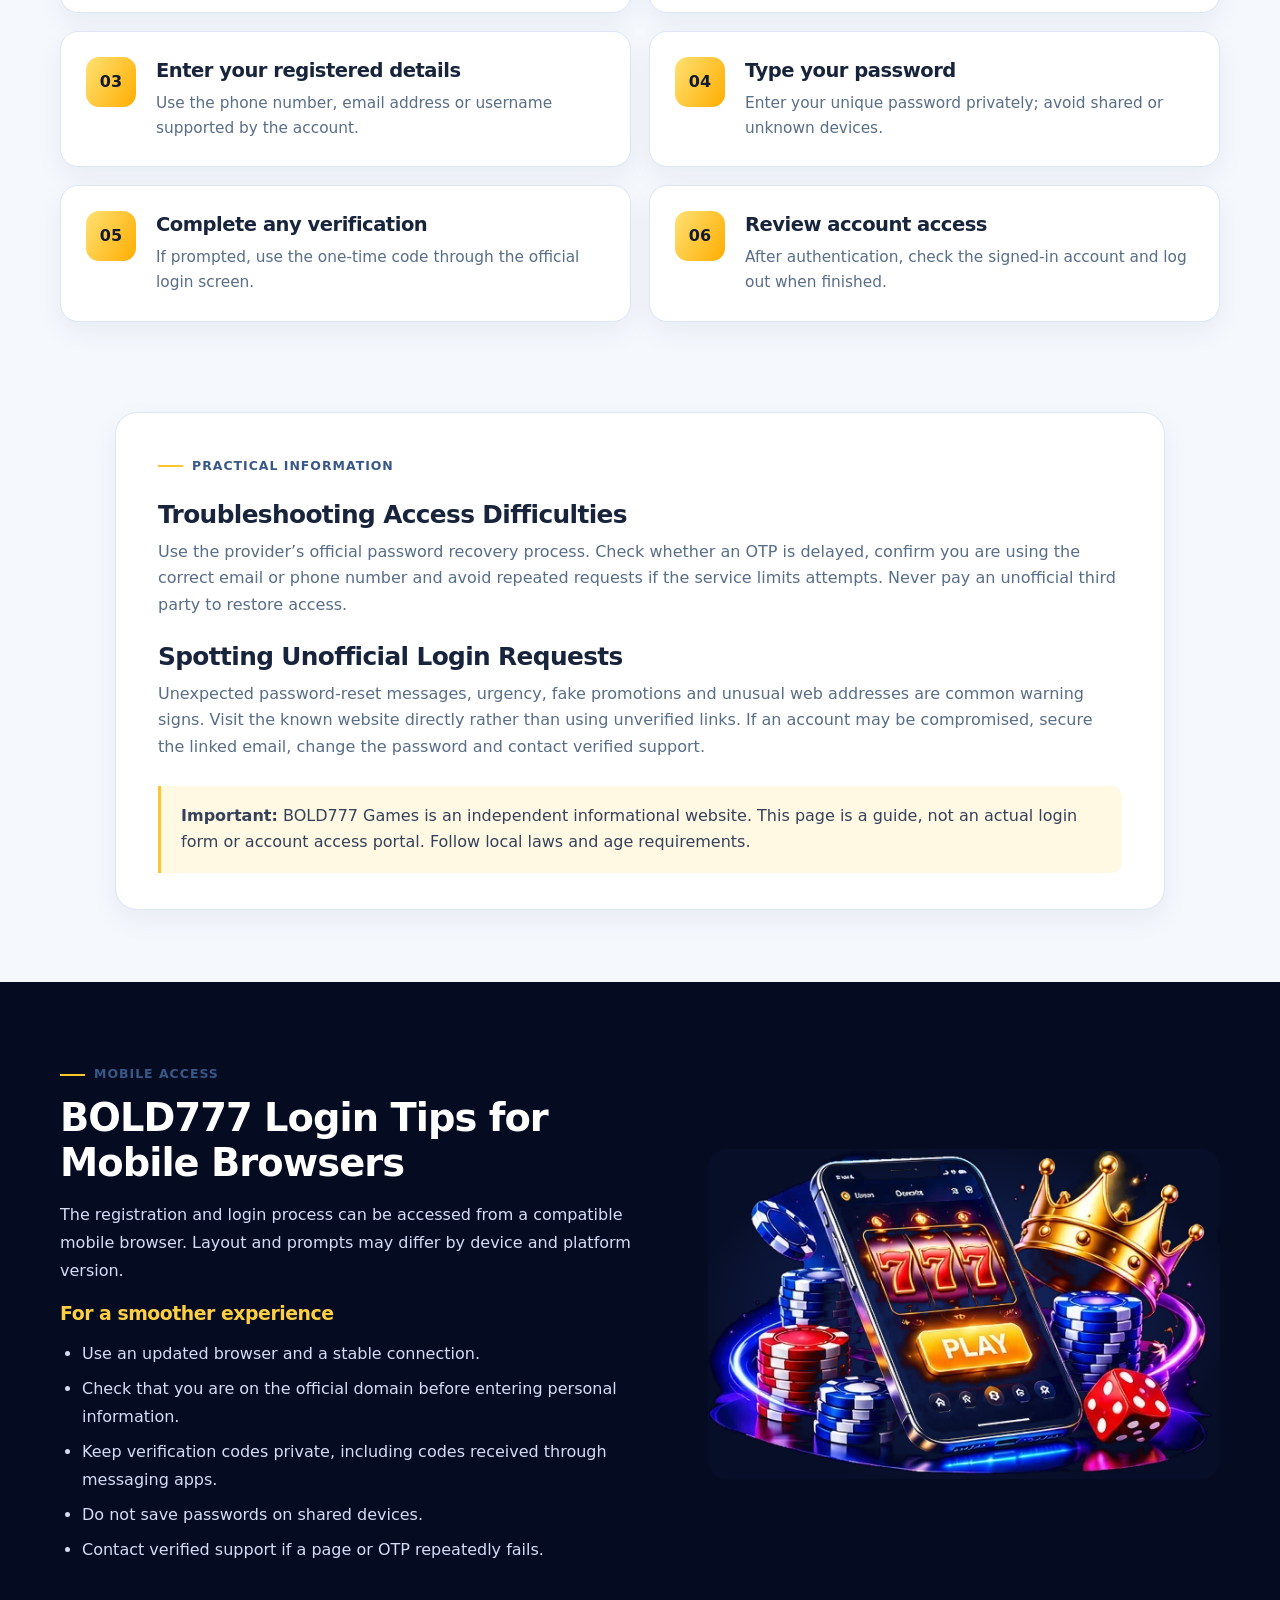
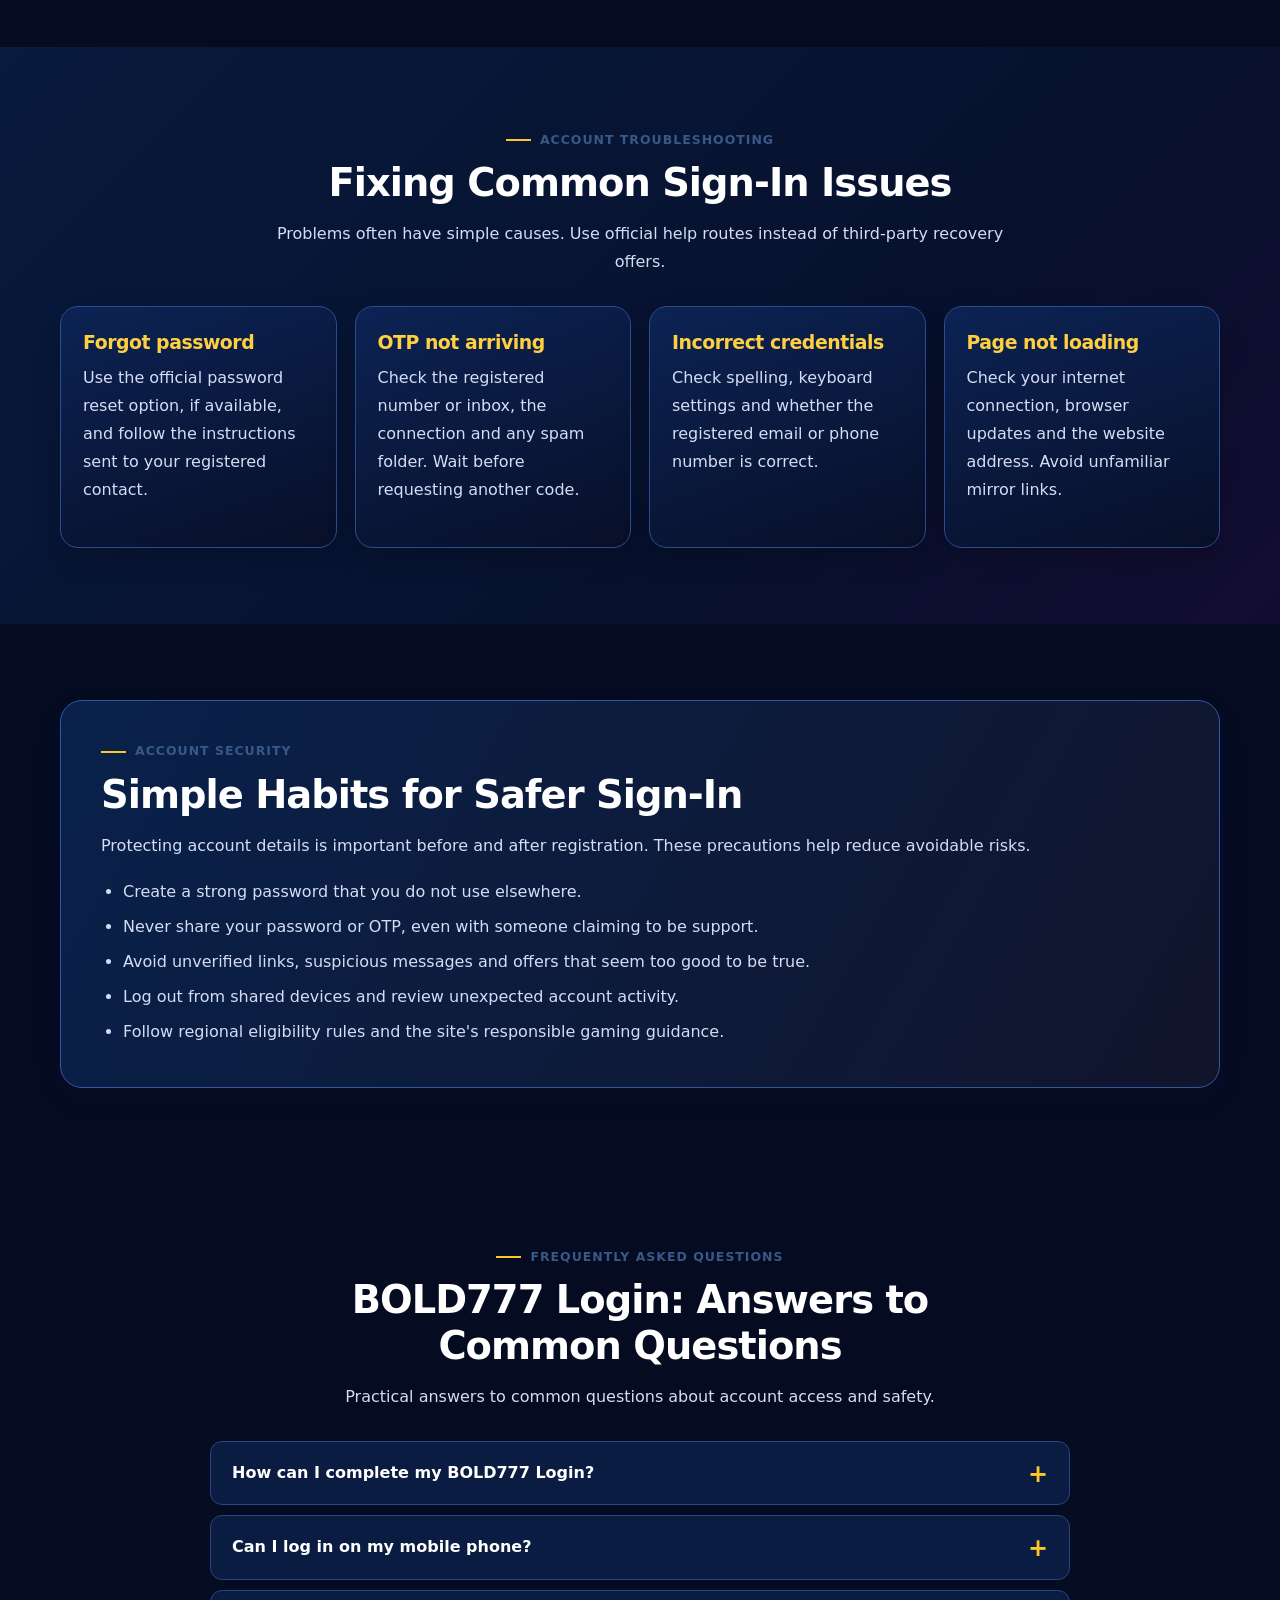
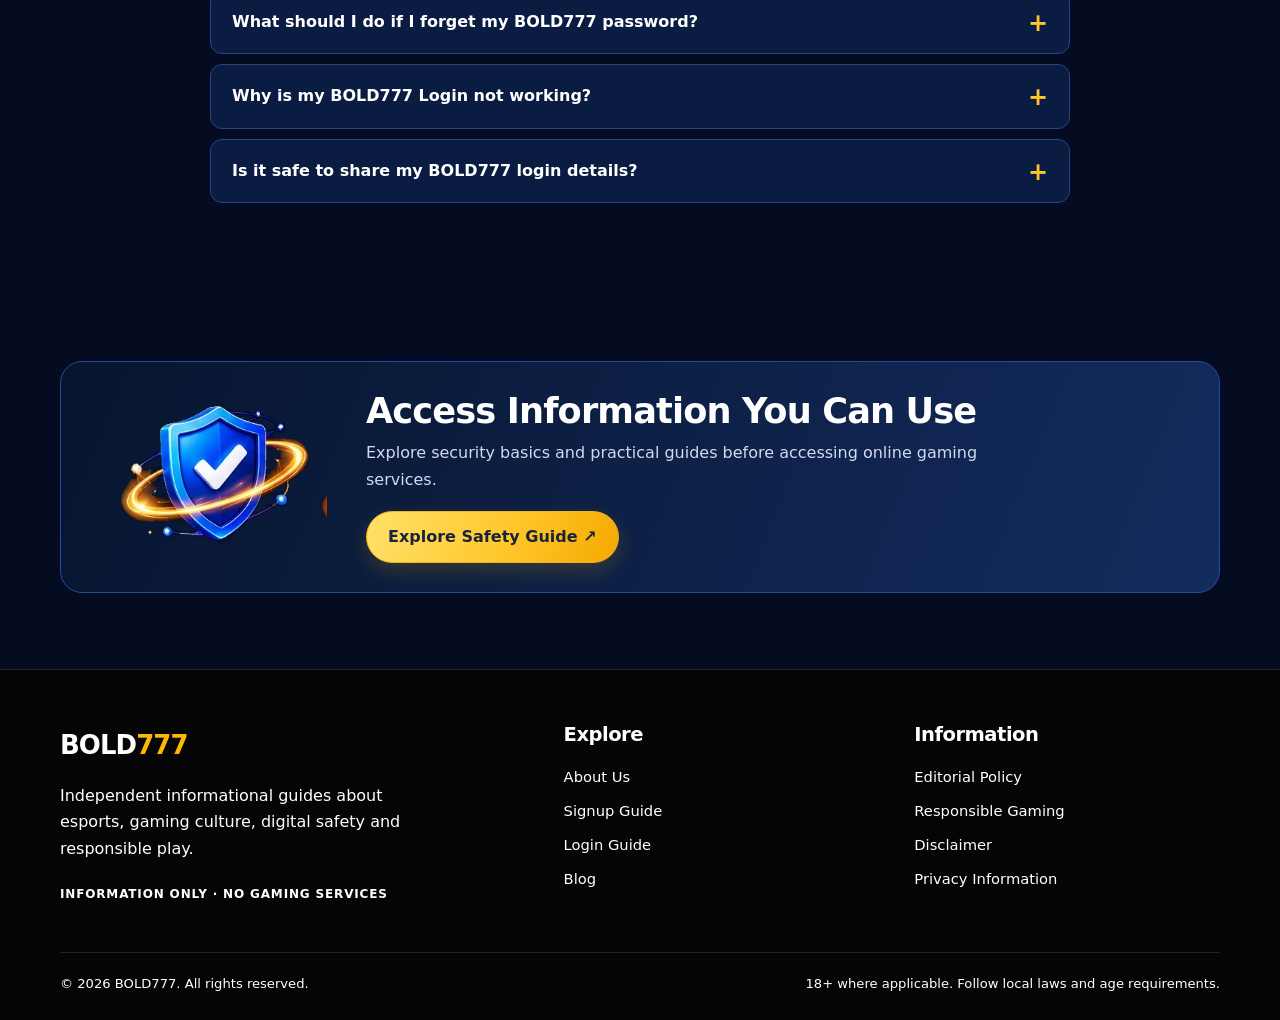
<file: login.html>
<!DOCTYPE html>

<html lang="en"><head><meta charset="utf-8"/><meta content="width=device-width, initial-scale=1" name="viewport"/><title>BOLD777 Login Guide | Access &amp; Troubleshooting Tips</title><meta content="#050a1e" name="theme-color"/><link href="assets/style.css" rel="stylesheet"/><meta content="Read the BOLD777 Login guide for sign-in steps, mobile access, password issues, verification and practical account security advice." name="description"/><meta content="index, follow" name="robots"/><link href="https://bold777.vercel.app/login" rel="canonical"/><meta content="website" property="og:type"/><meta content="BOLD777 Login Guide | Access &amp; Troubleshooting Tips" property="og:title"/><meta content="Read the BOLD777 Login guide for sign-in steps, mobile access, password issues, verification and practical account security advice." property="og:description"/><meta content="https://bold777games.com/login.html" property="og:url"/><meta content="summary_large_image" name="twitter:card"/><meta content="BOLD777 Login Guide | Access &amp; Troubleshooting Tips" name="twitter:title"/><meta content="Read the BOLD777 Login guide for sign-in steps, mobile access, password issues, verification and practical account security advice." name="twitter:description"/></head><body class="game-guide-page refined-guide-page login-guide"><header><div class="container nav"><a class="brand" href="index.html"><span class="brand-word">BOLD</span><span class="brand-number" style="color:#FFB801">777</span></a><button aria-expanded="false" aria-label="Toggle navigation" class="menu-btn">Menu</button><nav class="navlinks"><a class="" href="index.html">Home</a><a class="" href="about.html">About Us</a><a class="" href="signup.html">Signup Guide</a><a class="active" href="login.html">Login Guide</a><a class="" href="blog.html">Blog</a></nav><a class="nav-cta" href="https://bold777games.com/" rel="noopener noreferrer">Explore Bold777 Games ↗</a></div></header><main><section class="game-guide-hero refined-hero"><div class="container guide-hero-grid"><div class="guide-hero-copy"><div class="breadcrumbs"><a href="index.html">Home</a> / Login Guide</div><span class="eyebrow">ACCOUNT ACCESS GUIDE</span><h1>BOLD777 Login <span>Guide</span></h1><p>This BOLD777 Login guide covers the basic sign-in process, common access issues and practical steps for protecting your credentials.</p><div class="gold-line"></div><a class="btn" href="#guide-steps">Read the Login Guide →</a><div class="hero-trustline"><span>✓ Clear guidance</span><span>✓ Account protection</span><span>✓ Responsible choices</span></div></div><div class="guide-hero-image phone-showcase"><img alt="Realistic illustration of an adult exploring BOLD777 login guidance on a smartphone" class="realistic-guide-hero" loading="eager" src="assets/images/login-realistic-hero.webp"/><span class="hero-illustration-note">Illustrative visual · Not a functional account form</span></div></div></section><section class="game-benefits-section"><div class="container"><h2 class="game-section-heading">Protecting Access to Your Account</h2><div class="game-benefits-grid"><article class="game-benefit refined-surface"><div aria-hidden="true" class="game-benefit-icon">🛡️</div><h3>Secure Access</h3><p>Verify the domain and use a strong, unique password.</p></article><article class="game-benefit refined-surface"><div aria-hidden="true" class="game-benefit-icon">⚡</div><h3>Safer Sign-In</h3><p>Use extra verification when it is available.</p></article><article class="game-benefit refined-surface"><div aria-hidden="true" class="game-benefit-icon">🔐</div><h3>Protect Your Details</h3><p>Keep passwords and one-time codes private.</p></article><article class="game-benefit refined-surface"><div aria-hidden="true" class="game-benefit-icon">🎧</div><h3>Get Support</h3><p>Contact providers only through verified channels.</p></article></div></div><div class="container guide-context-strip"><strong>Helpful to know</strong><p>For BOLD777 Login, check the website address before entering credentials. Prefer a private device and use official recovery channels if you cannot access your account.</p></div></section><section class="guide-detail-section" id="guide-steps"><div class="container"><div class="guide-section-heading"><span class="eyebrow">STEP-BY-STEP GUIDANCE</span><h2>BOLD777 Login: A Step-by-Step Overview</h2><p>Follow this BOLD777 Login overview to see how account access typically works. Always follow the instructions on the official sign-in page.</p></div><div class="guide-steps-grid"><article class="game-step refined-surface"><span class="step-number">01</span><div><h3>Open the official login page</h3><p>Use a verified bookmark or manually enter the website address. Watch for misspellings.</p></div></article><article class="game-step refined-surface"><span class="step-number">02</span><div><h3>Select Login</h3><p>Find the sign-in option on the platform homepage.</p></div></article><article class="game-step refined-surface"><span class="step-number">03</span><div><h3>Enter your registered details</h3><p>Use the phone number, email address or username supported by the account.</p></div></article><article class="game-step refined-surface"><span class="step-number">04</span><div><h3>Type your password</h3><p>Enter your unique password privately; avoid shared or unknown devices.</p></div></article><article class="game-step refined-surface"><span class="step-number">05</span><div><h3>Complete any verification</h3><p>If prompted, use the one-time code through the official login screen.</p></div></article><article class="game-step refined-surface"><span class="step-number">06</span><div><h3>Review account access</h3><p>After authentication, check the signed-in account and log out when finished.</p></div></article></div></div></section><section class="guide-explainer-section"><div class="container"><div class="guide-explainer-panel"><span class="eyebrow">PRACTICAL INFORMATION</span><h2>Troubleshooting Access Difficulties</h2><p>Use the provider’s official password recovery process. Check whether an OTP is delayed, confirm you are using the correct email or phone number and avoid repeated requests if the service limits attempts. Never pay an unofficial third party to restore access.</p><h2>Spotting Unofficial Login Requests</h2><p>Unexpected password-reset messages, urgency, fake promotions and unusual web addresses are common warning signs. Visit the known website directly rather than using unverified links. If an account may be compromised, secure the linked email, change the password and contact verified support.</p><div class="guide-note"><strong>Important:</strong> BOLD777 Games is an independent informational website. This page is a guide, not an actual login form or account access portal. Follow local laws and age requirements.</div></div></div></section><section class="content-rich-section"><div class="container rich-split"><div><span class="eyebrow">MOBILE ACCESS</span><h2>BOLD777 Login Tips for Mobile Browsers</h2><p>The registration and login process can be accessed from a compatible mobile browser. Layout and prompts may differ by device and platform version.</p><h3>For a smoother experience</h3><ul class="rich-list"><li>Use an updated browser and a stable connection.</li><li>Check that you are on the official domain before entering personal information.</li><li>Keep verification codes private, including codes received through messaging apps.</li><li>Do not save passwords on shared devices.</li><li>Contact verified support if a page or OTP repeatedly fails.</li></ul></div><div class="rich-visual"><img alt="BOLD777 mobile account guide illustration" loading="lazy" src="assets/images/phone-guide.webp"/></div></div></section><section class="content-rich-section rich-alt"><div class="container"><div class="rich-heading"><span class="eyebrow">ACCOUNT TROUBLESHOOTING</span><h2>Fixing Common Sign-In Issues</h2><p>Problems often have simple causes. Use official help routes instead of third-party recovery offers.</p></div><div class="rich-card-grid"><article class="rich-card"><h3>Forgot password</h3><p>Use the official password reset option, if available, and follow the instructions sent to your registered contact.</p></article><article class="rich-card"><h3>OTP not arriving</h3><p>Check the registered number or inbox, the connection and any spam folder. Wait before requesting another code.</p></article><article class="rich-card"><h3>Incorrect credentials</h3><p>Check spelling, keyboard settings and whether the registered email or phone number is correct.</p></article><article class="rich-card"><h3>Page not loading</h3><p>Check your internet connection, browser updates and the website address. Avoid unfamiliar mirror links.</p></article></div></div></section><section class="content-rich-section"><div class="container"><div class="rich-notice"><span class="eyebrow">ACCOUNT SECURITY</span><h2>Simple Habits for Safer Sign-In</h2><p>Protecting account details is important before and after registration. These precautions help reduce avoidable risks.</p><ul class="rich-list"><li>Create a strong password that you do not use elsewhere.</li><li>Never share your password or OTP, even with someone claiming to be support.</li><li>Avoid unverified links, suspicious messages and offers that seem too good to be true.</li><li>Log out from shared devices and review unexpected account activity.</li><li>Follow regional eligibility rules and the site's responsible gaming guidance.</li></ul></div></div></section><section class="content-rich-section"><div class="container"><div class="rich-heading"><span class="eyebrow">FREQUENTLY ASKED QUESTIONS</span><h2>BOLD777 Login: Answers to Common Questions</h2><p>Practical answers to common questions about account access and safety.</p></div><div class="rich-faq-list"><details class="rich-faq"><summary>How can I complete my BOLD777 Login?</summary><p>Visit the verified site, select Login, enter your registered account details and complete any required verification.</p></details><details class="rich-faq"><summary>Can I log in on my mobile phone?</summary><p>Mobile access depends on the platform and device. Use an updated browser and the verified website address.</p></details><details class="rich-faq"><summary>What should I do if I forget my BOLD777 password?</summary><p>Use the official password recovery option and follow the instructions for your registered contact method.</p></details><details class="rich-faq"><summary>Why is my BOLD777 Login not working?</summary><p>Incorrect credentials, a delayed OTP, network issues or maintenance may be involved. Check the official support page for help.</p></details><details class="rich-faq"><summary>Is it safe to share my BOLD777 login details?</summary><p>No. Do not share passwords, OTPs or sensitive account information with anyone.</p></details></div></div></section><section class="guide-bottom-section"><div class="container"><div class="guide-bottom-banner"><div class="guide-bottom-image"><img alt="Gaming guidance illustration" src="assets/images/security-guide.webp"/></div><div class="guide-bottom-copy"><h2>Access Information You Can Use</h2><p>Explore security basics and practical guides before accessing online gaming services.</p><a class="btn" href="https://bold777games.com/" rel="noopener noreferrer">Explore Safety Guide ↗</a></div></div></div></section></main><footer><div class="container"><div class="footer-grid"><div><a class="brand" href="index.html"><span class="brand-word">BOLD</span><span class="brand-number" style="color:#FFB801">777</span></a><p style="max-width:360px;margin-top:16px">Independent informational guides about esports, gaming culture, digital safety and responsible play.</p><p class="tag">Information only · No gaming services</p></div><div><h3>Explore</h3><div class="footer-links"><a href="about.html">About Us</a><a href="signup.html">Signup Guide</a><a href="login.html">Login Guide</a><a href="blog.html">Blog</a></div></div><div><h3>Information</h3><div class="footer-links"><a href="https://bold777games.com/editorial-policy/" rel="noopener noreferrer">Editorial Policy</a><a href="https://bold777games.com/responsible-gaming/" rel="noopener noreferrer">Responsible Gaming</a><a href="https://bold777games.com/disclaimer/" rel="noopener noreferrer">Disclaimer</a><a href="https://bold777games.com/privacy-policy/" rel="noopener noreferrer">Privacy Information</a></div></div></div><div class="footer-bottom"><span>© <span data-year=""></span> BOLD777. All rights reserved.</span><span>18+ where applicable. Follow local laws and age requirements.</span></div></div></footer><script src="assets/script.js"></script></body></html>
</file>
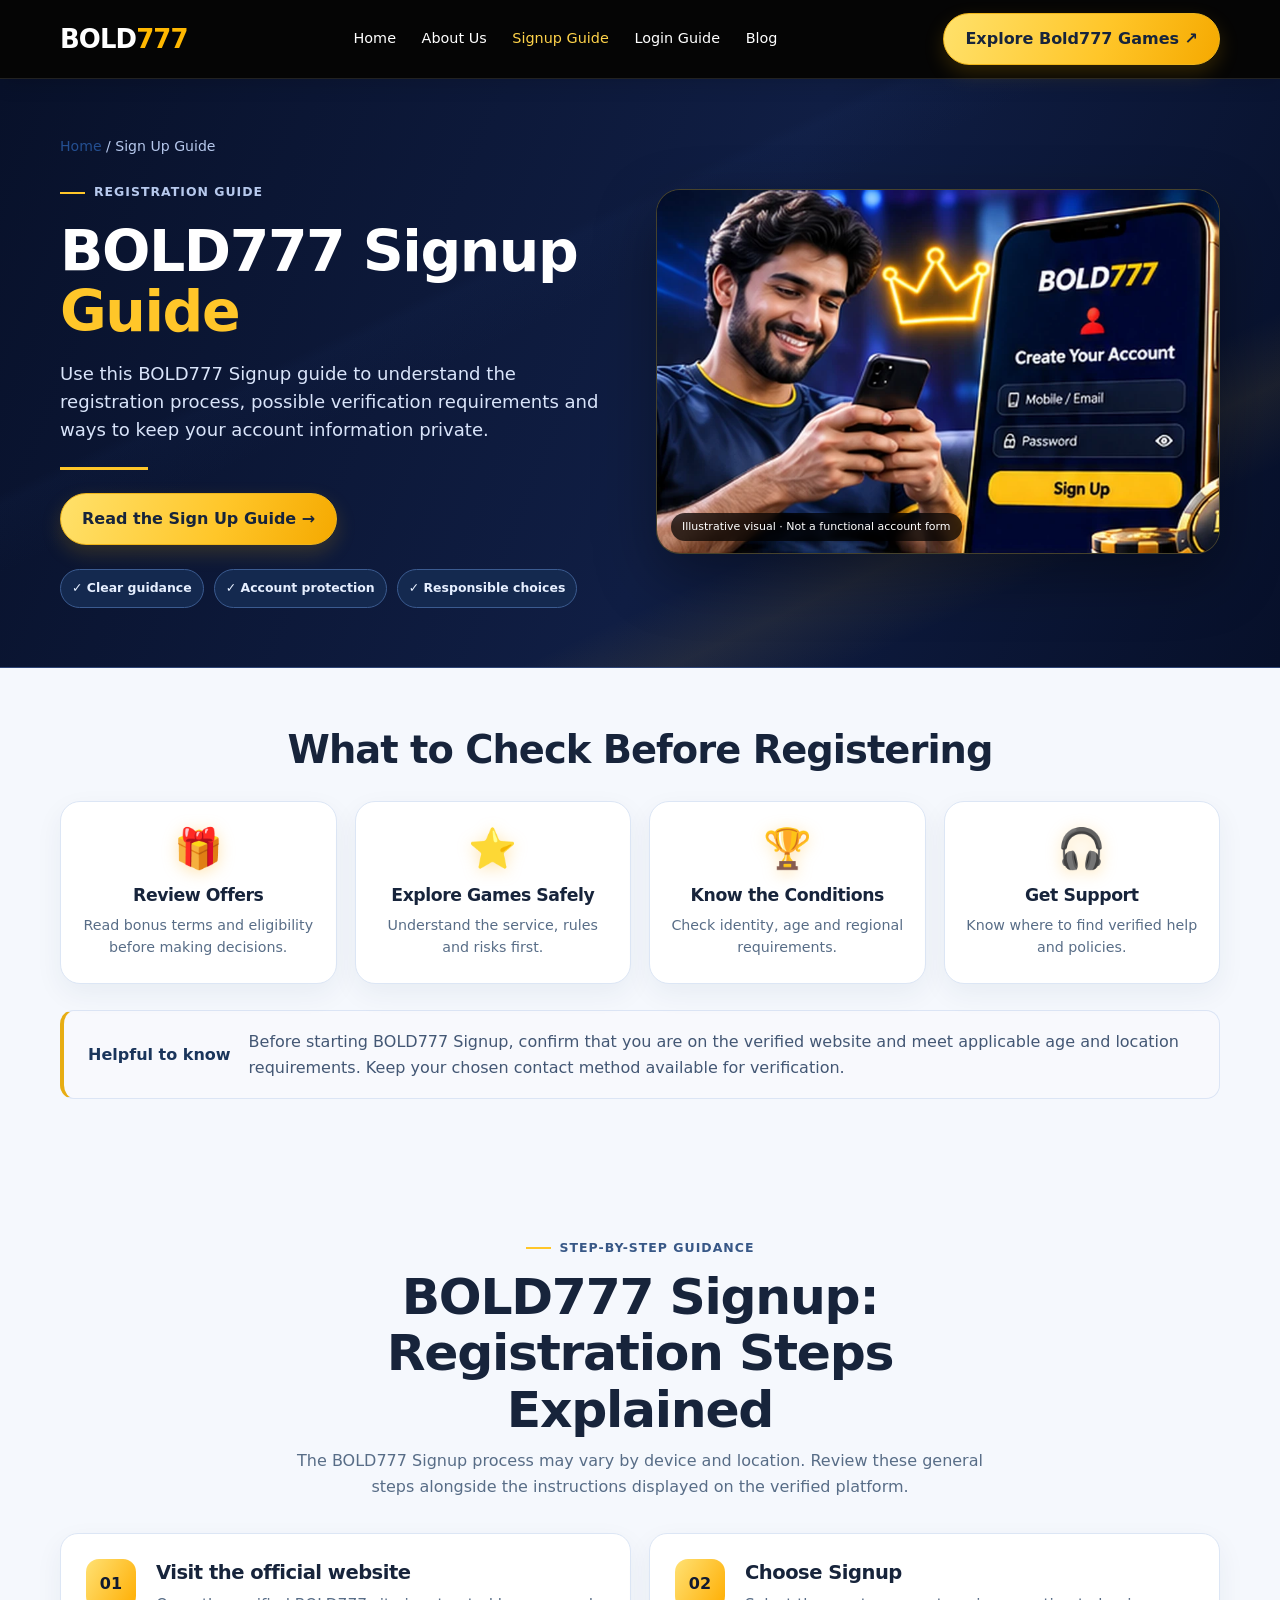
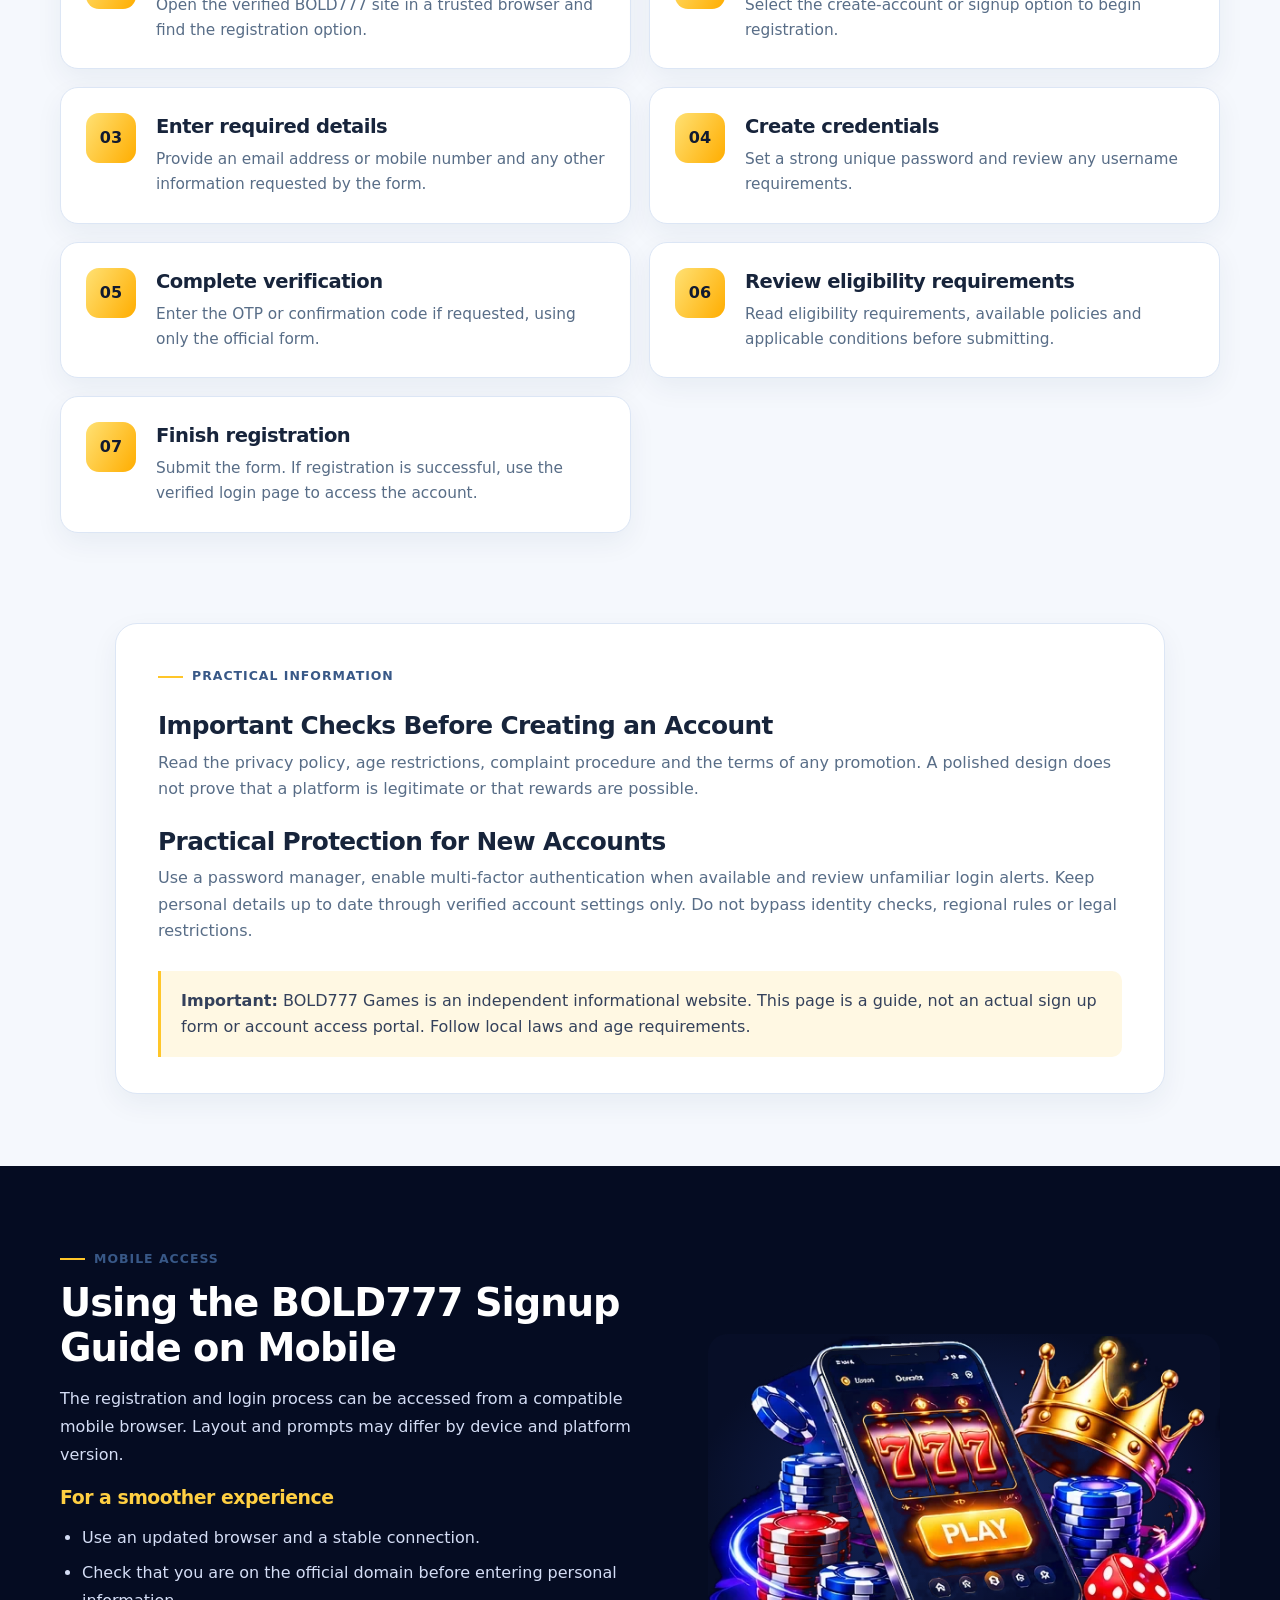
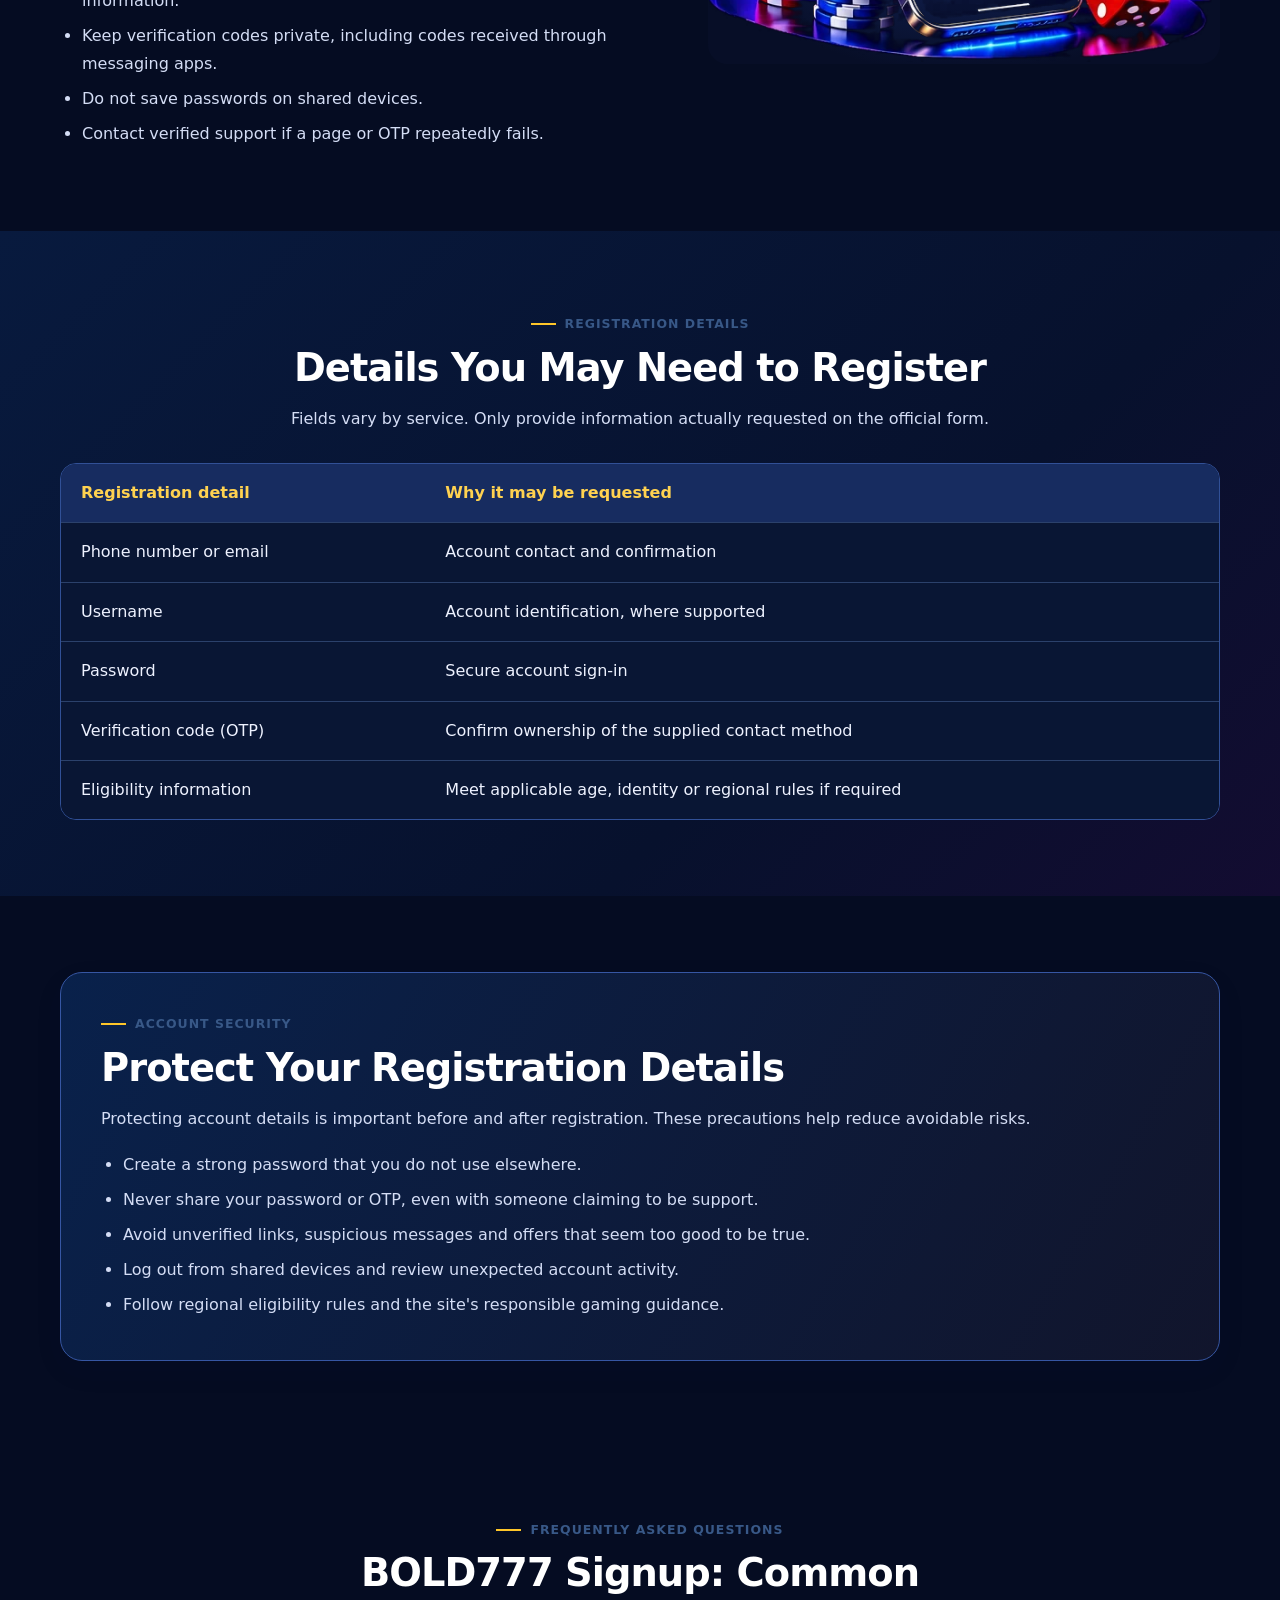
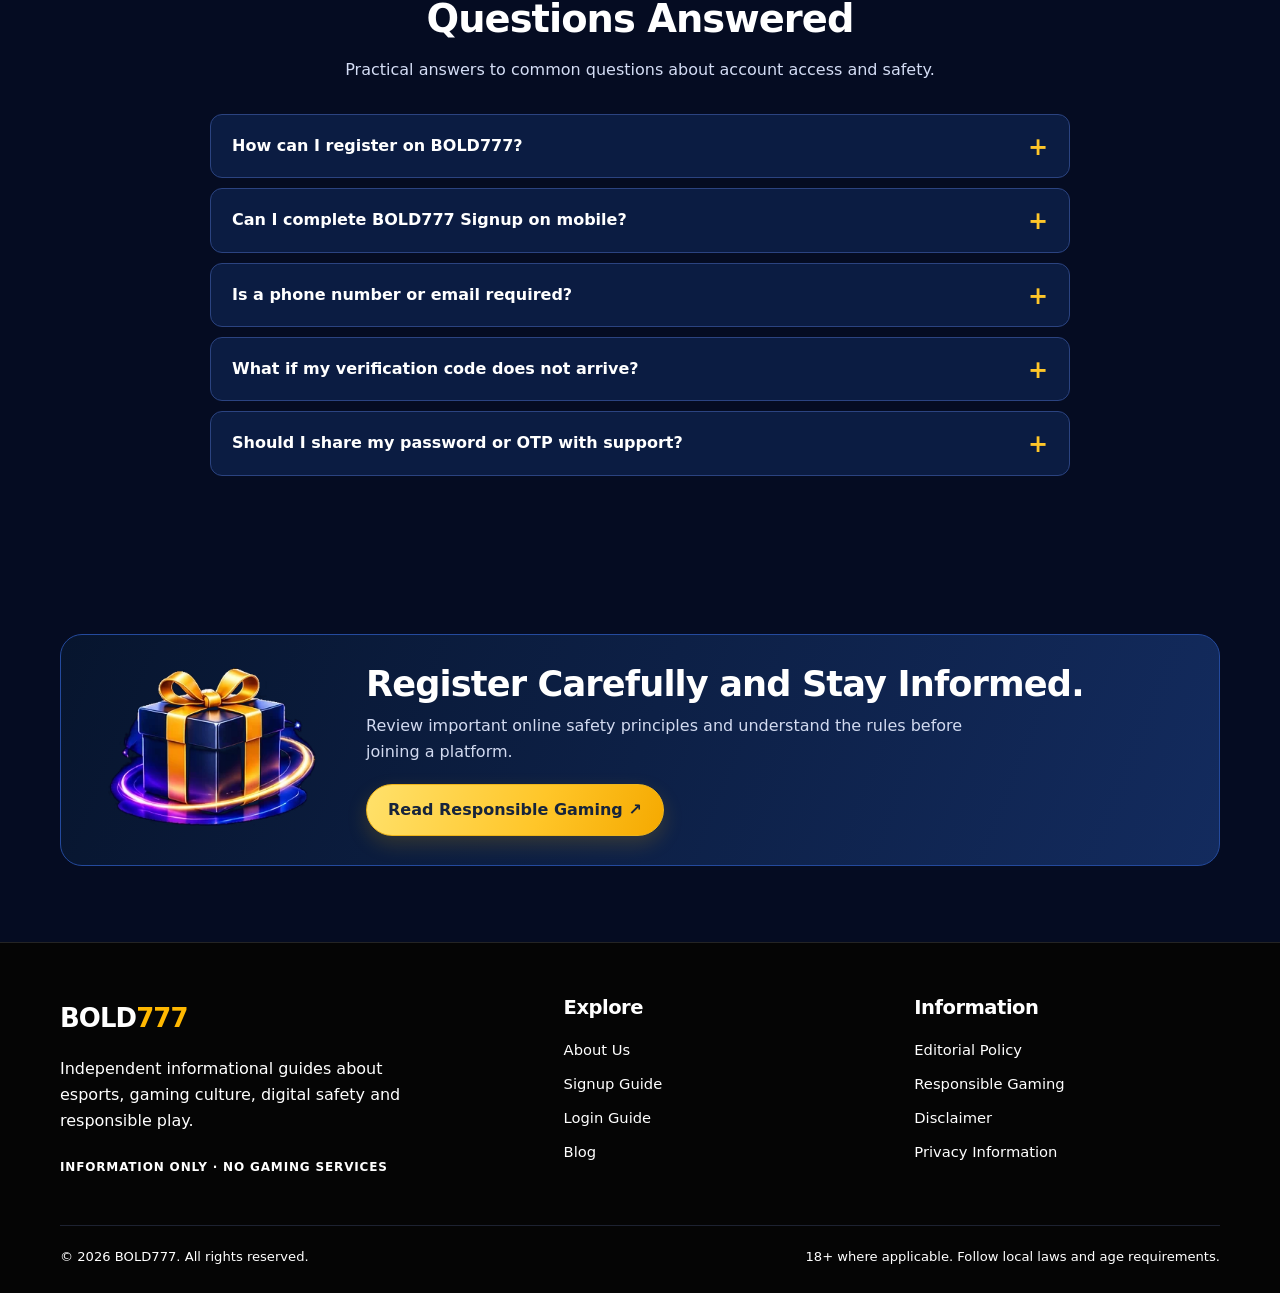
<file: signup.html>
<!DOCTYPE html>

<html lang="en"><head><meta charset="utf-8"/><meta content="width=device-width, initial-scale=1" name="viewport"/><title>BOLD777 Signup Guide | Registration &amp; Account Safety</title><meta content="#050a1e" name="theme-color"/><link href="assets/style.css" rel="stylesheet"/><meta content="Follow the BOLD777 Signup guide for registration steps, mobile access, verification basics and practical tips to protect account details." name="description"/><meta content="index, follow" name="robots"/><link href="https://bold777.vercel.app/signup" rel="canonical"/><meta content="website" property="og:type"/><meta content="BOLD777 Signup Guide | Registration &amp; Account Safety" property="og:title"/><meta content="Follow the BOLD777 Signup guide for registration steps, mobile access, verification basics and practical tips to protect account details." property="og:description"/><meta content="https://bold777games.com/signup.html" property="og:url"/><meta content="summary_large_image" name="twitter:card"/><meta content="BOLD777 Signup Guide | Registration &amp; Account Safety" name="twitter:title"/><meta content="Follow the BOLD777 Signup guide for registration steps, mobile access, verification basics and practical tips to protect account details." name="twitter:description"/></head><body class="game-guide-page refined-guide-page signup-guide"><header><div class="container nav"><a class="brand" href="index.html"><span class="brand-word">BOLD</span><span class="brand-number" style="color:#FFB801">777</span></a><button aria-expanded="false" aria-label="Toggle navigation" class="menu-btn">Menu</button><nav class="navlinks"><a class="" href="index.html">Home</a><a class="" href="about.html">About Us</a><a class="active" href="signup.html">Signup Guide</a><a class="" href="login.html">Login Guide</a><a class="" href="blog.html">Blog</a></nav><a class="nav-cta" href="https://bold777games.com/" rel="noopener noreferrer">Explore Bold777 Games ↗</a></div></header><main><section class="game-guide-hero refined-hero"><div class="container guide-hero-grid"><div class="guide-hero-copy"><div class="breadcrumbs"><a href="index.html">Home</a> / Sign Up Guide</div><span class="eyebrow">REGISTRATION GUIDE</span><h1>BOLD777 Signup <span>Guide</span></h1><p>Use this BOLD777 Signup guide to understand the registration process, possible verification requirements and ways to keep your account information private.</p><div class="gold-line"></div><a class="btn" href="#guide-steps">Read the Sign Up Guide →</a><div class="hero-trustline"><span>✓ Clear guidance</span><span>✓ Account protection</span><span>✓ Responsible choices</span></div></div><div class="guide-hero-image phone-showcase"><img alt="Realistic illustration of an adult exploring BOLD777 signup guidance on a smartphone" class="realistic-guide-hero" loading="eager" src="assets/images/signup-realistic-hero.webp"/><span class="hero-illustration-note">Illustrative visual · Not a functional account form</span></div></div></section><section class="game-benefits-section"><div class="container"><h2 class="game-section-heading">What to Check Before Registering</h2><div class="game-benefits-grid"><article class="game-benefit refined-surface"><div aria-hidden="true" class="game-benefit-icon">🎁</div><h3>Review Offers</h3><p>Read bonus terms and eligibility before making decisions.</p></article><article class="game-benefit refined-surface"><div aria-hidden="true" class="game-benefit-icon">⭐</div><h3>Explore Games Safely</h3><p>Understand the service, rules and risks first.</p></article><article class="game-benefit refined-surface"><div aria-hidden="true" class="game-benefit-icon">🏆</div><h3>Know the Conditions</h3><p>Check identity, age and regional requirements.</p></article><article class="game-benefit refined-surface"><div aria-hidden="true" class="game-benefit-icon">🎧</div><h3>Get Support</h3><p>Know where to find verified help and policies.</p></article></div></div><div class="container guide-context-strip"><strong>Helpful to know</strong><p>Before starting BOLD777 Signup, confirm that you are on the verified website and meet applicable age and location requirements. Keep your chosen contact method available for verification.</p></div></section><section class="guide-detail-section" id="guide-steps"><div class="container"><div class="guide-section-heading"><span class="eyebrow">STEP-BY-STEP GUIDANCE</span><h2>BOLD777 Signup: Registration Steps Explained</h2><p>The BOLD777 Signup process may vary by device and location. Review these general steps alongside the instructions displayed on the verified platform.</p></div><div class="guide-steps-grid"><article class="game-step refined-surface"><span class="step-number">01</span><div><h3>Visit the official website</h3><p>Open the verified BOLD777 site in a trusted browser and find the registration option.</p></div></article><article class="game-step refined-surface"><span class="step-number">02</span><div><h3>Choose Signup</h3><p>Select the create-account or signup option to begin registration.</p></div></article><article class="game-step refined-surface"><span class="step-number">03</span><div><h3>Enter required details</h3><p>Provide an email address or mobile number and any other information requested by the form.</p></div></article><article class="game-step refined-surface"><span class="step-number">04</span><div><h3>Create credentials</h3><p>Set a strong unique password and review any username requirements.</p></div></article><article class="game-step refined-surface"><span class="step-number">05</span><div><h3>Complete verification</h3><p>Enter the OTP or confirmation code if requested, using only the official form.</p></div></article><article class="game-step refined-surface"><span class="step-number">06</span><div><h3>Review eligibility requirements</h3><p>Read eligibility requirements, available policies and applicable conditions before submitting.</p></div></article><article class="game-step refined-surface"><span class="step-number">07</span><div><h3>Finish registration</h3><p>Submit the form. If registration is successful, use the verified login page to access the account.</p></div></article></div></div></section><section class="guide-explainer-section"><div class="container"><div class="guide-explainer-panel"><span class="eyebrow">PRACTICAL INFORMATION</span><h2>Important Checks Before Creating an Account</h2><p>Read the privacy policy, age restrictions, complaint procedure and the terms of any promotion. A polished design does not prove that a platform is legitimate or that rewards are possible.</p><h2>Practical Protection for New Accounts</h2><p>Use a password manager, enable multi-factor authentication when available and review unfamiliar login alerts. Keep personal details up to date through verified account settings only. Do not bypass identity checks, regional rules or legal restrictions.</p><div class="guide-note"><strong>Important:</strong> BOLD777 Games is an independent informational website. This page is a guide, not an actual sign up form or account access portal. Follow local laws and age requirements.</div></div></div></section><section class="content-rich-section"><div class="container rich-split"><div><span class="eyebrow">MOBILE ACCESS</span><h2>Using the BOLD777 Signup Guide on Mobile</h2><p>The registration and login process can be accessed from a compatible mobile browser. Layout and prompts may differ by device and platform version.</p><h3>For a smoother experience</h3><ul class="rich-list"><li>Use an updated browser and a stable connection.</li><li>Check that you are on the official domain before entering personal information.</li><li>Keep verification codes private, including codes received through messaging apps.</li><li>Do not save passwords on shared devices.</li><li>Contact verified support if a page or OTP repeatedly fails.</li></ul></div><div class="rich-visual"><img alt="BOLD777 mobile account guide illustration" loading="lazy" src="assets/images/phone-guide.webp"/></div></div></section><section class="content-rich-section rich-alt"><div class="container"><div class="rich-heading"><span class="eyebrow">REGISTRATION DETAILS</span><h2>Details You May Need to Register</h2><p>Fields vary by service. Only provide information actually requested on the official form.</p></div><div class="rich-table-wrap"><table class="rich-table"><thead><tr><th>Registration detail</th><th>Why it may be requested</th></tr></thead><tbody><tr><td>Phone number or email</td><td>Account contact and confirmation</td></tr><tr><td>Username</td><td>Account identification, where supported</td></tr><tr><td>Password</td><td>Secure account sign-in</td></tr><tr><td>Verification code (OTP)</td><td>Confirm ownership of the supplied contact method</td></tr><tr><td>Eligibility information</td><td>Meet applicable age, identity or regional rules if required</td></tr></tbody></table></div></div></section><section class="content-rich-section"><div class="container"><div class="rich-notice"><span class="eyebrow">ACCOUNT SECURITY</span><h2>Protect Your Registration Details</h2><p>Protecting account details is important before and after registration. These precautions help reduce avoidable risks.</p><ul class="rich-list"><li>Create a strong password that you do not use elsewhere.</li><li>Never share your password or OTP, even with someone claiming to be support.</li><li>Avoid unverified links, suspicious messages and offers that seem too good to be true.</li><li>Log out from shared devices and review unexpected account activity.</li><li>Follow regional eligibility rules and the site's responsible gaming guidance.</li></ul></div></div></section><section class="content-rich-section"><div class="container"><div class="rich-heading"><span class="eyebrow">FREQUENTLY ASKED QUESTIONS</span><h2>BOLD777 Signup: Common Questions Answered</h2><p>Practical answers to common questions about account access and safety.</p></div><div class="rich-faq-list"><details class="rich-faq"><summary>How can I register on BOLD777?</summary><p>Open the verified site, choose Signup, enter the requested details and complete any verification step shown.</p></details><details class="rich-faq"><summary>Can I complete BOLD777 Signup on mobile?</summary><p>A compatible mobile browser can be used where the platform supports registration on mobile devices.</p></details><details class="rich-faq"><summary>Is a phone number or email required?</summary><p>The platform may accept a phone number or email address. Follow the current official form to see which options are available.</p></details><details class="rich-faq"><summary>What if my verification code does not arrive?</summary><p>Check your contact details, signal and spam folder. Request another code only when the form permits it.</p></details><details class="rich-faq"><summary>Should I share my password or OTP with support?</summary><p>No. Keep passwords and verification codes private, even if someone claims to be a support representative.</p></details></div></div></section><section class="guide-bottom-section"><div class="container"><div class="guide-bottom-banner"><div class="guide-bottom-image"><img alt="Gaming guidance illustration" src="assets/images/gift-guide.webp"/></div><div class="guide-bottom-copy"><h2>Register Carefully and Stay Informed.</h2><p>Review important online safety principles and understand the rules before joining a platform.</p><a class="btn" href="https://bold777games.com/responsible-gaming/" rel="noopener noreferrer">Read Responsible Gaming ↗</a></div></div></div></section></main><footer><div class="container"><div class="footer-grid"><div><a class="brand" href="index.html"><span class="brand-word">BOLD</span><span class="brand-number" style="color:#FFB801">777</span></a><p style="max-width:360px;margin-top:16px">Independent informational guides about esports, gaming culture, digital safety and responsible play.</p><p class="tag">Information only · No gaming services</p></div><div><h3>Explore</h3><div class="footer-links"><a href="about.html">About Us</a><a href="signup.html">Signup Guide</a><a href="login.html">Login Guide</a><a href="blog.html">Blog</a></div></div><div><h3>Information</h3><div class="footer-links"><a href="https://bold777games.com/editorial-policy/" rel="noopener noreferrer">Editorial Policy</a><a href="https://bold777games.com/responsible-gaming/" rel="noopener noreferrer">Responsible Gaming</a><a href="https://bold777games.com/disclaimer/" rel="noopener noreferrer">Disclaimer</a><a href="https://bold777games.com/privacy-policy/" rel="noopener noreferrer">Privacy Information</a></div></div></div><div class="footer-bottom"><span>© <span data-year=""></span> BOLD777. All rights reserved.</span><span>18+ where applicable. Follow local laws and age requirements.</span></div></div></footer><script src="assets/script.js"></script></body></html>
</file>
<file: assets/style.css>
:root{--bg:#080b16;--panel:#101629;--panel2:#151d34;--text:#f4f6ff;--muted:#a8b1c8;--purple:#8b5cf6;--cyan:#4de3d0;--line:rgba(255,255,255,.1);--max:1160px}
*{box-sizing:border-box}html{scroll-behavior:smooth}body{margin:0;background:radial-gradient(ellipse at 80% 0%,rgba(103,65,190,.18),transparent 35%),var(--bg);color:var(--text);font:16px/1.65 Inter,ui-sans-serif,system-ui,-apple-system,Segoe UI,Roboto,Arial,sans-serif}a{color:inherit;text-decoration:none}img{max-width:100%}.container{width:min(var(--max),calc(100% - 40px));margin:auto}
header{position:sticky;top:0;z-index:20;background:rgba(8,11,22,.88);backdrop-filter:blur(16px);border-bottom:1px solid var(--line)}.nav{height:76px;display:flex;align-items:center;justify-content:space-between;gap:24px}.brand{font-weight:900;font-size:1.55rem;letter-spacing:-1px}.brand span{color:var(--cyan)}.navlinks{display:flex;align-items:center;gap:26px;color:var(--muted);font-size:.94rem}.navlinks a:hover,.navlinks a.active{color:#fff}.nav-cta,.btn{display:inline-flex;align-items:center;justify-content:center;border-radius:12px;padding:11px 17px;font-weight:750;background:linear-gradient(110deg,var(--purple),#5d70ed);color:white;border:0}.menu-btn{display:none;background:none;border:1px solid var(--line);color:white;padding:8px 12px;border-radius:9px}
.hero{padding:88px 0 70px;position:relative;overflow:hidden}.hero-grid{display:grid;grid-template-columns:1.08fr .92fr;gap:48px;align-items:center}.eyebrow{display:inline-flex;gap:9px;align-items:center;color:var(--cyan);font-size:.78rem;letter-spacing:.15em;text-transform:uppercase;font-weight:800}.eyebrow:before{content:"";width:22px;height:2px;background:var(--cyan)}h1,h2,h3{line-height:1.12;letter-spacing:-.035em;margin:0 0 18px}h1{font-size:clamp(2.6rem,6vw,4.8rem);max-width:760px}h2{font-size:clamp(1.9rem,4vw,3rem)}h3{font-size:1.22rem}p{color:var(--muted);margin:0 0 18px}.hero p{font-size:1.12rem;max-width:650px}.actions{display:flex;gap:13px;flex-wrap:wrap;margin-top:28px}.btn.secondary{background:transparent;border:1px solid var(--line);color:var(--text)}.visual{min-height:390px;position:relative;border:1px solid var(--line);border-radius:28px;background:linear-gradient(145deg,rgba(139,92,246,.22),rgba(77,227,208,.06)),var(--panel);padding:25px;overflow:hidden}.visual:before,.visual:after{content:"";position:absolute;border-radius:50%;filter:blur(2px)}.visual:before{width:240px;height:240px;background:rgba(139,92,246,.22);right:-65px;top:-55px}.visual:after{width:180px;height:180px;background:rgba(77,227,208,.14);left:-70px;bottom:-60px}.orbit{position:absolute;inset:50px 45px;border:1px solid rgba(255,255,255,.14);border-radius:50%;transform:rotate(-24deg)}.orbit.two{inset:80px 10px;transform:rotate(35deg)}.core{position:absolute;inset:0;display:grid;place-items:center}.core-mark{width:150px;height:150px;border-radius:35px;display:grid;place-items:center;background:linear-gradient(145deg,#8b5cf6,#263b79);box-shadow:0 25px 80px rgba(0,0,0,.45);font-size:3.4rem;font-weight:950;letter-spacing:-.1em}.float-card{position:absolute;z-index:2;background:rgba(10,15,31,.88);border:1px solid var(--line);padding:13px 16px;border-radius:14px;box-shadow:0 12px 35px rgba(0,0,0,.25);font-size:.85rem}.float-card strong{display:block;color:white}.float-card small{color:var(--muted)}.fc1{top:42px;left:22px}.fc2{right:18px;bottom:46px}.fc3{left:34px;bottom:34px}
.section{padding:76px 0}.section-head{display:flex;justify-content:space-between;align-items:end;gap:25px;margin-bottom:30px}.section-head p{max-width:520px;margin:0}.grid{display:grid;grid-template-columns:repeat(3,1fr);gap:18px}.card{background:linear-gradient(145deg,rgba(255,255,255,.045),rgba(255,255,255,.015));border:1px solid var(--line);border-radius:18px;padding:24px;transition:.2s}.card:hover{transform:translateY(-4px);border-color:rgba(139,92,246,.55)}.icon{width:46px;height:46px;border-radius:13px;background:rgba(139,92,246,.18);display:grid;place-items:center;color:#c4b5fd;font-size:1.25rem;margin-bottom:20px}.tag{display:inline-block;color:var(--cyan);font-size:.75rem;font-weight:800;letter-spacing:.08em;text-transform:uppercase;margin-bottom:12px}.card p{font-size:.94rem;margin-bottom:0}.split{display:grid;grid-template-columns:.9fr 1.1fr;gap:45px;align-items:center}.panel{background:var(--panel);border:1px solid var(--line);border-radius:22px;padding:30px}.checklist{list-style:none;padding:0;margin:20px 0 0}.checklist li{padding:10px 0 10px 30px;position:relative;color:var(--muted);border-bottom:1px solid var(--line)}.checklist li:before{content:"✓";position:absolute;left:0;color:var(--cyan);font-weight:900}.banner{padding:38px;border:1px solid rgba(77,227,208,.22);border-radius:22px;background:linear-gradient(110deg,rgba(77,227,208,.09),rgba(139,92,246,.14));display:flex;align-items:center;justify-content:space-between;gap:25px}.banner p{margin:0;max-width:660px}
.page-hero{padding:68px 0 35px}.page-hero h1{font-size:clamp(2.4rem,5vw,4rem)}.breadcrumbs{color:var(--muted);font-size:.88rem;margin-bottom:22px}.article-list{display:grid;grid-template-columns:repeat(3,1fr);gap:18px}.article-card{overflow:hidden;padding:0}.article-art{height:165px;background:radial-gradient(circle at 75% 30%,rgba(77,227,208,.4),transparent 25%),linear-gradient(135deg,#33215e,#121b38 55%,#0b3441);display:flex;align-items:center;justify-content:center;font-size:2.6rem;font-weight:950;letter-spacing:-.1em;color:rgba(255,255,255,.9)}.article-body{padding:22px}.article-body .tag{margin-bottom:8px}.article-body h3{margin-bottom:10px}.article-body p{font-size:.92rem}.read{color:var(--cyan);font-weight:750;font-size:.9rem}.content{max-width:820px}.content h2{font-size:1.75rem;margin:36px 0 14px}.content h3{margin:25px 0 10px}.content ul{color:var(--muted);padding-left:22px}.notice{border-left:3px solid var(--cyan);padding:16px 18px;background:rgba(77,227,208,.06);border-radius:0 12px 12px 0;margin:24px 0}.faq details{border-bottom:1px solid var(--line);padding:18px 0}.faq summary{cursor:pointer;font-weight:750}.faq details p{padding-top:12px;margin:0}
footer{border-top:1px solid var(--line);padding:48px 0 24px;background:rgba(0,0,0,.15)}.footer-grid{display:grid;grid-template-columns:1.5fr 1fr 1fr;gap:35px}.footer-links{display:grid;gap:9px;color:var(--muted);font-size:.92rem}.footer-links a:hover{color:white}.footer-bottom{border-top:1px solid var(--line);margin-top:35px;padding-top:20px;display:flex;justify-content:space-between;gap:20px;color:var(--muted);font-size:.82rem}
@media(max-width:850px){.hero-grid,.split{grid-template-columns:1fr}.visual{min-height:330px}.grid,.article-list{grid-template-columns:repeat(2,1fr)}.navlinks{display:none;position:absolute;top:76px;left:0;right:0;padding:20px;background:#0b1020;border-bottom:1px solid var(--line);flex-direction:column;align-items:flex-start}.navlinks.open{display:flex}.menu-btn{display:block}.nav-cta{display:none}.footer-grid{grid-template-columns:1fr 1fr}}
@media(max-width:560px){.container{width:min(var(--max),calc(100% - 28px))}.hero{padding:60px 0 45px}.section{padding:55px 0}.grid,.article-list,.footer-grid{grid-template-columns:1fr}.section-head,.banner,.footer-bottom{align-items:flex-start;flex-direction:column}.visual{min-height:290px}.core-mark{width:120px;height:120px}.fc1{top:22px;left:12px}.fc2{right:10px;bottom:22px}.fc3{left:14px;bottom:25px}}


/* ===== BOLD777 visual refresh: midnight / electric blue / royal purple / gold ===== */
:root{
  --bg:#050817;--panel:#0b1228;--panel2:#111d3b;--text:#f7f8ff;--muted:#b4bfd8;
  --purple:#8b5cf6;--cyan:#5b8cff;--gold:#ffc629;--line:rgba(151,174,255,.2);
  --max:1200px;
}
body{
  background:
    radial-gradient(ellipse at 8% 12%,rgba(36,91,255,.16),transparent 32%),
    radial-gradient(ellipse at 92% 36%,rgba(126,54,255,.13),transparent 30%),
    linear-gradient(180deg,#050817 0%,#080d20 54%,#050817 100%);
}
header{background:rgba(4,8,22,.91);border-bottom:1px solid rgba(120,151,255,.2);box-shadow:0 10px 35px rgba(0,0,0,.24)}
.nav{height:78px}
.brand{font-size:1.62rem;letter-spacing:-1.2px;white-space:nowrap}
.brand:before{content:"♛";display:inline-block;color:var(--gold);font-size:1.25em;margin-right:9px;vertical-align:-2px;text-shadow:0 0 18px rgba(255,198,41,.45)}
.brand span{color:var(--gold)}
.navlinks{gap:clamp(12px,2vw,26px);font-size:.9rem;color:#d4dcf2}
.navlinks a{transition:color .2s ease}
.navlinks a:hover,.navlinks a.active{color:var(--gold)}
.nav-cta,.btn{
  border-radius:999px;padding:12px 21px;color:#11172b;
  background:linear-gradient(110deg,#ffe16b 0%,#ffbd17 58%,#ff9d00 100%);
  box-shadow:0 8px 24px rgba(255,177,0,.2);transition:transform .2s,box-shadow .2s;
}
.nav-cta:hover,.btn:hover{transform:translateY(-2px);box-shadow:0 12px 30px rgba(255,177,0,.3)}
.btn.secondary{background:rgba(9,15,35,.5);border:1px solid rgba(204,216,255,.5);color:#f5f7ff;box-shadow:none}
.menu-btn{border-color:var(--line);background:#0d1731}
.hero{padding:88px 0 82px;isolation:isolate}
.hero:before{content:"";position:absolute;z-index:-1;inset:0;background:radial-gradient(ellipse at 78% 50%,rgba(35,91,255,.22),transparent 42%),radial-gradient(ellipse at 92% 10%,rgba(151,73,255,.18),transparent 28%)}
.hero-grid{gap:38px;grid-template-columns:1fr .95fr}
.hero h1{font-size:clamp(2.8rem,5.5vw,5rem);line-height:1.02;max-width:680px}
.hero h1 span{color:var(--gold)!important;text-shadow:0 0 28px rgba(255,193,38,.2)}
.hero p{max-width:610px;color:#d0d8ec}
.eyebrow{color:var(--gold);letter-spacing:.08em}
.eyebrow:before{background:linear-gradient(90deg,var(--gold),#ff8c00);width:25px}
.visual{
  min-height:410px;border:1px solid rgba(114,145,255,.42);border-radius:30px;
  background:radial-gradient(circle at 50% 48%,rgba(34,87,255,.3),transparent 35%),linear-gradient(145deg,rgba(29,55,116,.8),rgba(10,14,34,.92) 58%,rgba(69,32,122,.55));
  box-shadow:inset 0 0 55px rgba(64,113,255,.13),0 25px 70px rgba(0,0,0,.32);
}
.visual:before{width:310px;height:310px;background:rgba(45,100,255,.3);filter:blur(32px);right:4%;top:4%}
.visual:after{width:250px;height:250px;background:rgba(146,62,255,.22);filter:blur(35px);left:0;bottom:0}
.orbit{border-color:rgba(255,198,41,.58);box-shadow:0 0 22px rgba(255,183,0,.12)}
.orbit.two{border-color:rgba(107,132,255,.5)}
.core-mark{
  width:190px;height:190px;border-radius:42px;transform:rotate(-7deg);
  background:linear-gradient(145deg,#ffdf59,#ff9d00 42%,#4e2b9c 43%,#101a48 100%);
  border:1px solid rgba(255,226,121,.7);box-shadow:0 0 45px rgba(255,174,0,.28),0 25px 80px rgba(0,0,0,.5);
  color:#fff;font-size:4rem;text-shadow:0 4px 20px rgba(0,0,0,.5)
}
.float-card{background:rgba(5,11,29,.88);border-color:rgba(132,160,255,.3);backdrop-filter:blur(12px);border-radius:16px}
.float-card strong{color:#fff}.float-card small{color:#bac6e4}
.section{padding:78px 0}
.section-head{margin-bottom:34px}
h2{font-size:clamp(2rem,4vw,3.15rem)}
.card,.panel{
  background:linear-gradient(145deg,rgba(18,31,67,.9),rgba(8,14,33,.94));
  border:1px solid rgba(112,145,255,.24);border-radius:20px;
  box-shadow:0 14px 36px rgba(0,0,0,.17)
}
.card{padding:26px;position:relative;overflow:hidden}
.card:before{content:"";position:absolute;inset:0 0 auto;height:2px;background:linear-gradient(90deg,transparent,var(--gold),#755dff,transparent);opacity:.7}
.card:hover{transform:translateY(-5px);border-color:rgba(255,198,41,.5);box-shadow:0 18px 40px rgba(0,0,0,.28)}
.icon{width:54px;height:54px;border-radius:17px;background:linear-gradient(145deg,rgba(255,198,41,.2),rgba(92,107,255,.22));border:1px solid rgba(255,198,41,.28);color:var(--gold);font-size:1.45rem}
.tag{color:var(--gold);letter-spacing:.07em}
.split{gap:55px}
.panel{padding:32px;background:linear-gradient(145deg,rgba(16,28,62,.95),rgba(7,13,31,.95))}
.checklist li:before{color:var(--gold)}
.banner{
  border:1px solid rgba(255,198,41,.35);border-radius:26px;
  background:radial-gradient(ellipse at 90% 50%,rgba(89,60,193,.25),transparent 42%),linear-gradient(110deg,rgba(255,198,41,.1),rgba(24,67,155,.2),rgba(77,42,137,.18));
  box-shadow:0 18px 50px rgba(0,0,0,.2)
}
.page-hero{
  padding:78px 0 52px;position:relative;overflow:hidden;
  background:radial-gradient(ellipse at 82% 25%,rgba(48,89,221,.22),transparent 36%),linear-gradient(180deg,rgba(11,19,46,.75),rgba(5,8,23,0));
  border-bottom:1px solid rgba(120,151,255,.13)
}
.page-hero:after{content:"777";position:absolute;right:7%;top:5%;font-size:clamp(7rem,18vw,15rem);font-weight:1000;letter-spacing:-.12em;color:rgba(255,198,41,.035);pointer-events:none}
.page-hero .container{position:relative;z-index:1}
.page-hero h1{max-width:900px}
.breadcrumbs{color:#aab7d5}
.breadcrumbs a{color:var(--gold)}
.article-list{gap:22px}
.article-card{padding:0}
.article-art{
  height:180px;color:var(--gold);font-size:3rem;
  background:radial-gradient(circle at 70% 25%,rgba(255,190,40,.35),transparent 24%),radial-gradient(circle at 25% 80%,rgba(71,105,255,.45),transparent 35%),linear-gradient(135deg,#14265a,#10132f 55%,#351a69);
  border-bottom:1px solid rgba(255,198,41,.2)
}
.article-body{padding:24px}
.article-body h3{color:#f7f8ff}
.read{color:var(--gold)}
.content{max-width:900px}
.content h2{color:#fff;border-left:3px solid var(--gold);padding-left:14px}
.content h3{color:#f4f6ff}
.content ul{line-height:1.85}
.notice{border-left-color:var(--gold);background:rgba(255,198,41,.07);border-radius:0 14px 14px 0}
.faq details{border:1px solid rgba(125,151,230,.2);border-radius:14px;padding:17px 20px;margin:10px 0;background:rgba(13,23,51,.72)}
.faq summary{color:#f5f7ff}
.faq details[open]{border-color:rgba(255,198,41,.45)}
footer{border-top:1px solid rgba(255,198,41,.25);padding:54px 0 26px;background:linear-gradient(180deg,#070b1c,#030611)}
.footer-grid{gap:45px}
footer h3{color:#fff}
.footer-links a:hover{color:var(--gold)}
.footer-bottom{border-top-color:rgba(127,151,222,.2)}
@media(max-width:850px){
  .nav{height:70px}.navlinks{top:70px;background:#070d21}
  .hero{padding:64px 0 58px}.hero-grid{grid-template-columns:1fr}
  .visual{min-height:340px}.page-hero{padding:58px 0 40px}
}
@media(max-width:560px){
  .hero h1{font-size:2.7rem}.section{padding:58px 0}
  .visual{min-height:285px}.core-mark{width:130px;height:130px;font-size:3rem}
  .card{padding:22px}.article-card{padding:0}.article-body{padding:20px}
  .page-hero:after{right:0;top:15%;font-size:7rem}
}


/* Supplied BOLD777 illustration pack */
.hero-art{
  min-height:0; padding:0; border:0; background:transparent; box-shadow:none;
  display:flex; align-items:center; justify-content:center; overflow:visible;
}
.hero-art:before,.hero-art:after{display:none}
.hero-art img{display:block;width:100%;height:auto;max-height:440px;object-fit:contain;filter:drop-shadow(0 18px 35px rgba(0,0,0,.38))}
.image-icon{width:100%;height:112px;border:0;background:transparent;border-radius:12px;overflow:hidden;margin:0 0 18px;padding:0}
.image-icon img{width:100%;height:100%;object-fit:contain;display:block}
.card:has(.image-icon){padding-top:18px}
.article-art{height:190px;overflow:hidden;padding:0;background:#050817}
.article-art img{width:100%;height:100%;object-fit:cover;display:block}
.page-hero .container{min-height:210px;padding-right:300px}
.page-hero-art{position:absolute;right:0;top:50%;transform:translateY(-50%);width:min(290px,32%);max-height:230px;object-fit:contain;filter:drop-shadow(0 12px 24px rgba(0,0,0,.35))}
.article-feature-image{display:block;width:100%;max-height:390px;object-fit:contain;background:#030611;border:1px solid rgba(255,198,41,.25);border-radius:22px;margin:0 0 34px}
.banner-with-art{position:relative;overflow:hidden;padding-left:190px}
.banner-art{position:absolute;left:12px;top:50%;transform:translateY(-50%);width:160px;height:150px;object-fit:contain}
@media(max-width:850px){
 .hero-art{min-height:0}
 .hero-art img{max-height:340px}
 .page-hero .container{padding-right:0;padding-bottom:160px}
 .page-hero-art{top:auto;bottom:0;right:12px;transform:none;width:190px;height:145px}
 .banner-with-art{padding-left:140px}
 .banner-art{width:120px;height:120px}
}
@media(max-width:560px){
 .image-icon{height:90px}
 .article-art{height:155px}
 .page-hero .container{padding-bottom:130px}
 .page-hero-art{width:150px;height:120px}
 .banner-with-art{padding:130px 22px 24px}
 .banner-art{top:0;left:50%;transform:translateX(-50%);width:125px;height:120px}
}

/* ===== Light navy + white visual refresh ===== */
:root{--bg:#f5f8fc;--panel:#ffffff;--panel2:#eef4fb;--text:#17243b;--muted:#64748b;--purple:#244f91;--cyan:#3c5c96;--line:rgba(36,79,145,.14);--max:1160px}
body{background:linear-gradient(180deg,#fff 0%,#f5f8fc 58%,#fff 100%);color:var(--text)}
header{background:rgba(255,255,255,.92);border-bottom-color:#e3eaf4;box-shadow:0 5px 24px rgba(24,52,92,.045)}
.brand span{color:#3c5c96}
.navlinks{color:#60718b}.navlinks a:hover,.navlinks a.active{color:#244f91}
.nav-cta,.btn{background:linear-gradient(110deg,#3c5c96,#244f91);box-shadow:0 8px 20px rgba(36,79,145,.16)}
.btn.secondary{color:#244f91;border-color:#cbd8ea}
.eyebrow,.tag,.read{color:#3c5c96}.eyebrow:before{background:#3c5c96}
.hero{background:radial-gradient(ellipse at 82% 14%,rgba(202,228,240,.65),transparent 38%)}
.visual{background:linear-gradient(145deg,#eaf3ff,#fff 70%);border-color:#d9e5f4;box-shadow:0 20px 50px rgba(38,72,120,.08)}
.visual:before{background:rgba(60,92,150,.13)}.visual:after{background:rgba(202,228,240,.6)}
.orbit{border-color:rgba(60,92,150,.22)}
.core-mark{background:linear-gradient(145deg,#3c5c96,#244f91);box-shadow:0 18px 55px rgba(36,79,145,.25)}
.float-card{background:rgba(255,255,255,.96);border-color:#dce6f3;box-shadow:0 12px 30px rgba(36,79,145,.12);color:#17243b}
.float-card strong{color:#17243b}
.card{background:#fff;border-color:#e1e9f3;box-shadow:0 8px 28px rgba(36,79,145,.045)}
.card:hover{border-color:#9bb5d8;box-shadow:0 14px 34px rgba(36,79,145,.1)}
.icon{background:#edf4ff;color:#3c5c96}
.panel{background:#fff;border-color:#e1e9f3;box-shadow:0 10px 28px rgba(36,79,145,.05)}
.checklist li:before{color:#3c5c96}
.banner{border-color:#d9e5f4;background:linear-gradient(110deg,#edf5ff,#fff)}
.article-art{background:linear-gradient(135deg,#e7f1ff,#f7fbff);color:#244f91}
.page-hero{background:radial-gradient(ellipse at 78% 20%,rgba(202,228,240,.55),transparent 42%)}
.page-hero-art{display:block;width:min(100%,760px);height:clamp(190px,32vw,360px);object-fit:contain;object-position:center;margin:28px auto 0;border-radius:24px;background:linear-gradient(135deg,#edf5ff,#fff);padding:12px}
.article-feature-image{display:block;width:100%;max-height:360px;object-fit:contain;object-position:center;background:#edf5ff;border:1px solid #e1e9f3;border-radius:22px;padding:10px;margin:0 0 28px}
.image-icon{width:100%;height:148px;margin:0 0 20px;border-radius:15px;overflow:hidden;background:#f0f6ff;padding:0}
.image-icon img{width:100%;height:100%;object-fit:contain;padding:12px;display:block}
.hero-art img{position:relative;z-index:1;display:block;width:100%;height:100%;min-height:330px;max-height:480px;object-fit:contain;object-position:center}
.visual.hero-art{display:flex;align-items:center;justify-content:center}
.article-art img{display:block;width:100%;height:100%;object-fit:contain;padding:8px}
.article-art{height:190px;overflow:hidden}
.article-card{height:100%}
.article-list .article-card .article-art img{max-height:100%}
.content{max-width:900px}
.content h2{color:#1e3a63}
.content .notice{border-left-color:#3c5c96;background:#edf5ff;color:#405674}
.content .notice strong{color:#244f91}
.feature-grid{display:grid;grid-template-columns:repeat(3,1fr);gap:18px;margin:28px 0}
.feature-tile{background:#fff;border:1px solid #e1e9f3;border-radius:18px;padding:22px;box-shadow:0 8px 25px rgba(36,79,145,.04)}
.feature-symbol{width:48px;height:48px;display:grid;place-items:center;border-radius:14px;background:#edf4ff;color:#3c5c96;font-size:1.5rem;margin-bottom:16px}
.feature-tile h3{margin-bottom:9px}.feature-tile p{font-size:.92rem;margin:0}
.policy-grid{display:grid;grid-template-columns:repeat(2,1fr);gap:16px;margin:25px 0}
.policy-card{padding:22px;border:1px solid #e1e9f3;background:#fff;border-radius:16px}
.policy-card h3{display:flex;align-items:center;gap:10px;color:#244f91}
@media(max-width:800px){.feature-grid{grid-template-columns:repeat(2,1fr)}.hero-art img{min-height:260px}.page-hero-art{height:220px}.nav-cta{display:none}}
@media(max-width:560px){.feature-grid,.policy-grid{grid-template-columns:1fr}.hero{padding:52px 0 40px}.section{padding:52px 0}.page-hero{padding:45px 0 24px}.visual{min-height:300px;padding:12px}.hero-art img{min-height:250px}.image-icon{height:130px}}

/* Image presentation fix: transparent artwork, consistent fit, no black image tiles */
.hero-art{min-height:360px;padding:18px;overflow:hidden;background:linear-gradient(145deg,#f3f8ff,#ffffff 78%);border:1px solid #e2ebf7;border-radius:26px;display:flex;align-items:center;justify-content:center}
.hero-art img{width:100%;height:100%;min-height:0;max-height:430px;object-fit:contain;object-position:center;display:block}
.image-icon{height:150px!important;min-height:150px!important;background:transparent!important;box-shadow:none!important;border:0!important;padding:0!important;display:flex;align-items:center;justify-content:center;overflow:hidden}
.image-icon img{width:100%;height:100%;max-height:150px;object-fit:contain;object-position:center;padding:0!important;display:block}
.article-art{background:linear-gradient(145deg,#f2f7ff,#fff)!important;overflow:hidden}
.article-art img{width:100%;height:100%;object-fit:contain;object-position:center;padding:10px;display:block}
.page-hero-art{background:transparent!important;padding:0!important;object-fit:contain!important;object-position:center!important;max-height:240px}
.article-feature-image{background:linear-gradient(145deg,#f2f7ff,#fff)!important;object-fit:contain!important;object-position:center!important;padding:12px!important}
.banner-with-art{position:relative;overflow:hidden}
.banner-art{width:150px;height:150px;flex:0 0 150px;object-fit:contain;object-position:center;background:transparent;display:block}
@media(max-width:850px){.hero-art{min-height:300px}.hero-art img{max-height:350px}.banner-art{width:120px;height:120px;flex-basis:120px}}
@media(max-width:560px){.hero-art{min-height:250px;padding:12px}.hero-art img{max-height:290px}.image-icon{height:135px!important;min-height:135px!important}.image-icon img{max-height:135px}.banner-art{width:100px;height:100px;flex-basis:100px}}


/* Final image alignment and visual clarity */
.hero-grid{grid-template-columns:minmax(0,1.02fr) minmax(320px,.98fr);gap:clamp(28px,4vw,54px);align-items:center}
.hero-grid>div:first-child{position:relative;z-index:2;min-width:0}
.hero h1{max-width:680px;color:#17243b}.hero h1 span{color:#b77900!important}.hero p{color:#52647d}
.hero-art{width:100%;min-width:0;min-height:0;height:clamp(300px,34vw,430px);padding:18px!important;border-radius:26px;background:linear-gradient(145deg,#071126,#111d3b)!important;border:1px solid rgba(60,92,150,.22)!important;box-shadow:0 18px 48px rgba(14,35,70,.16)!important;overflow:hidden!important}
.hero-art img{width:100%;height:100%;min-height:0!important;max-height:100%!important;object-fit:contain!important;object-position:center!important}
.image-icon{height:160px!important;min-height:160px!important;background:linear-gradient(145deg,#081329,#142448)!important;border:1px solid #e1e9f3!important;border-radius:16px!important;padding:8px!important;overflow:hidden!important}
.image-icon img{width:100%!important;height:100%!important;max-height:100%!important;object-fit:contain!important;object-position:center!important;padding:0!important}
.article-art{height:210px!important;background:linear-gradient(145deg,#081329,#142448)!important;padding:8px!important;overflow:hidden}
.article-art img{width:100%!important;height:100%!important;object-fit:contain!important;object-position:center!important;padding:0!important}
/* Page hero images are placed beside the copy in a separate grid column, never over text. */
.page-hero .container{min-height:0!important;padding-right:0!important;padding-bottom:0!important;display:grid;grid-template-columns:minmax(0,1fr) minmax(240px,360px);column-gap:34px;align-items:center}
.page-hero .breadcrumbs,.page-hero .eyebrow,.page-hero h1,.page-hero p{grid-column:1}
.page-hero-art{position:static!important;right:auto!important;top:auto!important;transform:none!important;display:block!important;grid-column:2;grid-row:1 / span 4;width:100%!important;height:260px!important;max-height:260px!important;object-fit:contain!important;object-position:center!important;margin:0!important;padding:14px!important;border-radius:22px;background:linear-gradient(145deg,#081329,#142448)!important;border:1px solid rgba(60,92,150,.18);box-shadow:0 14px 36px rgba(15,37,74,.12)}
.article-feature-image{width:100%;max-height:420px;object-fit:contain!important;object-position:center!important;background:linear-gradient(145deg,#081329,#142448)!important;padding:16px!important;border-radius:22px}
.banner-art{background:linear-gradient(145deg,#081329,#142448);border-radius:18px;padding:8px}
.nav-cta,.btn,.actions .btn,.banner .btn{background:linear-gradient(110deg,#ffe16b 0%,#ffc629 58%,#f5a900 100%)!important;color:#17243b!important;border:1px solid #efb51b!important;box-shadow:0 8px 20px rgba(222,158,0,.2)!important;font-weight:800}
.nav-cta:hover,.btn:hover{background:linear-gradient(110deg,#ffeb91,#ffbf24)!important;color:#111827!important;box-shadow:0 12px 28px rgba(222,158,0,.28)!important}
.btn.secondary{background:#fff!important;color:#244f91!important;border:1px solid #cbd8ea!important;box-shadow:none!important}
@media(max-width:850px){.hero-grid{grid-template-columns:1fr!important;gap:24px!important}.hero-art{height:340px!important;min-height:0!important}.page-hero .container{display:flex!important;flex-direction:column!important;align-items:stretch!important;gap:10px!important}.page-hero-art{width:100%!important;height:240px!important;max-height:240px!important;margin:14px 0 0!important}}
@media(max-width:560px){.hero-art{height:270px!important;padding:10px!important}.image-icon{height:145px!important;min-height:145px!important}.article-art{height:175px!important}.page-hero-art{height:205px!important;max-height:205px!important}.hero h1{font-size:clamp(2.45rem,11vw,3.2rem)}.actions .btn{width:100%;min-height:48px}}

/* November 2026 finishing pass: layout, policy CTA, and dedicated guide designs */
html{scroll-padding-top:90px}
.inline-site-link{color:#b77900;font-weight:800;text-decoration:underline;text-underline-offset:3px}
.final-banner{display:grid!important;grid-template-columns:135px minmax(0,1fr) auto;gap:25px;align-items:center!important;padding:32px!important;min-height:205px}
.final-banner .banner-art{position:static!important;transform:none!important;grid-column:1;width:135px!important;height:140px!important;max-width:100%;padding:10px}
.final-banner-copy{grid-column:2;min-width:0}
.final-banner-copy h2{font-size:clamp(1.5rem,2.6vw,2.2rem);margin:10px 0}
.final-banner-copy p{max-width:600px;margin:0 0 15px}
.policy-shortcuts{display:flex;gap:10px 17px;flex-wrap:wrap}
.policy-shortcuts a{font-size:.85rem;color:#a66e00;font-weight:750;text-decoration:underline;text-underline-offset:3px}
.final-banner-button{grid-column:3;white-space:nowrap;align-self:center;justify-self:end;min-height:48px}
.about-feature-hero .hero-grid{align-items:center;grid-template-columns:minmax(0,1.05fr) minmax(0,.95fr)}
.about-feature-hero .about-hero-art{height:clamp(320px,34vw,430px)!important}
.about-feature-hero .about-hero-art img{object-fit:contain!important}
.about-feature-hero .breadcrumbs{margin-bottom:20px}
.about-feature-hero h1{line-height:1.06}
.about-feature-hero .btn.secondary{background:transparent!important;border:1px solid #c6d3e8!important;color:#17243b!important;box-shadow:none!important}
.policy-card{scroll-margin-top:110px;min-width:0}
#editorial{scroll-margin-top:95px}
/* Screenshot-inspired dark pages; informational rather than fake login flows */
body.game-guide-page{--bg:#04081a;--text:#f7f8ff;--muted:#c2cbe1;--line:rgba(92,126,236,.3);color:#f7f8ff;background:radial-gradient(ellipse at 85% 5%,#102b78 0%,transparent 35%),linear-gradient(180deg,#030816,#08112b 70%,#030714)}
.game-guide-page header{background:rgba(2,7,23,.95)!important;border-bottom:1px solid rgba(81,115,220,.24)}
.game-guide-page .navlinks a{color:#e5e9f5}.game-guide-page .navlinks a.active,.game-guide-page .navlinks a:hover{color:#ffca36}
.game-guide-page .breadcrumbs{color:#abbcdd}.game-guide-page .breadcrumbs a:hover{color:#ffca36}
.game-guide-page .eyebrow{color:#ffc629}.game-guide-page .eyebrow:before{background:#ffc629}
.game-guide-hero{position:relative;overflow:hidden;padding:48px 0 36px;background:radial-gradient(ellipse at 77% 50%,rgba(31,91,251,.4),transparent 52%),linear-gradient(145deg,#04091e,#071e57 55%,#05081d)}
.game-guide-hero:before{content:"";pointer-events:none;position:absolute;inset:0;background:linear-gradient(160deg,transparent 25%,rgba(20,83,245,.12) 32%,transparent 38%,transparent 78%,rgba(156,33,240,.1) 83%,transparent 90%)}
.guide-hero-grid{position:relative;display:grid;grid-template-columns:1.02fr .98fr;gap:32px;min-height:380px;align-items:center}
.guide-hero-copy{position:relative;z-index:1}.guide-hero-copy .breadcrumbs{margin-bottom:17px}
.guide-hero-copy h1{font-size:clamp(2.6rem,5vw,4.5rem);line-height:1.06;color:#fff;max-width:680px;margin:18px 0}.guide-hero-copy h1 span{color:#ffc629;text-shadow:0 0 25px rgba(255,198,41,.16)}
.guide-hero-copy p{max-width:580px;color:#e4eaf7;font-size:1.13rem;line-height:1.55}
.gold-line{height:3px;width:88px;background:#ffc629;margin:24px 0}
.guide-hero-image{height:350px;display:flex;align-items:center;justify-content:center;position:relative}
.guide-hero-image:after{content:"";position:absolute;inset:17% 7%;border-radius:50%;background:rgba(53,89,255,.24);filter:blur(60px);z-index:0}
.guide-hero-image img{position:relative;z-index:1;display:block;width:100%;height:100%;object-fit:contain;filter:drop-shadow(0 22px 22px rgba(0,0,0,.35))}
.game-benefits-section{padding:40px 0 65px;background:linear-gradient(180deg,#040a20,#04091b)}
.game-section-heading{text-align:center;color:#fff;font-size:clamp(1.8rem,3vw,2.5rem);margin-bottom:30px}.game-section-heading span{color:#ffc629}
.game-benefits-grid{display:grid;grid-template-columns:repeat(4,minmax(0,1fr));gap:18px}
.game-benefit{min-width:0;background:linear-gradient(150deg,#101f4c,#071027);border:1px solid #294c9f;border-radius:20px;padding:25px 18px;text-align:center;box-shadow:inset 0 1px rgba(255,255,255,.05)}
.game-benefit-icon{font-size:2.45rem;line-height:1.1;margin:0 0 16px;filter:drop-shadow(0 3px 8px rgba(255,169,0,.3))}.game-benefit h3{font-size:1.08rem;color:#fff;margin-bottom:10px}.game-benefit p{color:#cfd9ed;font-size:.89rem;margin:0;line-height:1.5}
.guide-detail-section{padding:72px 0;background:linear-gradient(180deg,#04091b,#091437)}
.guide-section-heading{text-align:center;max-width:700px;margin:0 auto 32px}.guide-section-heading h2{margin:10px 0;color:#fff}.guide-section-heading p{color:#c1cce5}
.guide-steps-grid{display:grid;grid-template-columns:repeat(2,minmax(0,1fr));gap:18px}
.game-step{display:flex;align-items:flex-start;gap:20px;padding:25px;border-radius:18px;border:1px solid rgba(72,115,237,.35);background:rgba(15,32,79,.58)}
.step-number{flex:0 0 50px;display:grid;place-items:center;width:50px;height:50px;border-radius:13px;background:linear-gradient(120deg,#ffe174,#ffad00);font-weight:900;color:#111a30}
.game-step h3{color:#fff;margin:3px 0 9px}.game-step p{color:#c1cde6;font-size:.96rem;margin:0}
.guide-explainer-section{padding:18px 0 72px;background:#091437}.guide-explainer-panel{max-width:1000px;margin:auto;padding:36px 42px;background:linear-gradient(135deg,#101e45,#07112b);border:1px solid rgba(98,131,243,.35);border-radius:22px}
.guide-explainer-panel h2{color:#fff;font-size:1.55rem;margin:25px 0 10px}.guide-explainer-panel p{color:#cbd4e8}
.guide-note{border-left:3px solid #ffc629;background:rgba(255,198,41,.08);border-radius:0 10px 10px 0;padding:17px 20px;margin-top:26px;color:#ebedf7}
.guide-bottom-section{padding:0 0 75px;background:#091437}.guide-bottom-banner{display:grid;grid-template-columns:230px 1fr;align-items:center;gap:35px;min-height:230px;padding:25px 40px;border:1px solid #294c9f;border-radius:22px;background:radial-gradient(ellipse at 10% 50%,rgba(86,29,238,.36),transparent 35%),linear-gradient(110deg,#071537,#09122f)}
.guide-bottom-image{height:180px}.guide-bottom-image img{height:100%;width:100%;object-fit:contain}.guide-bottom-copy h2{font-size:clamp(1.6rem,3vw,2.2rem);color:#fff;margin:0 0 10px}.guide-bottom-copy p{color:#d2daf0;max-width:620px}.guide-bottom-copy .btn{min-height:45px}
.game-guide-page footer{background:#030716!important}
@media(max-width:1000px){.final-banner{grid-template-columns:115px 1fr!important}.final-banner .banner-art{width:115px!important;height:120px!important}.final-banner-button{grid-column:2;justify-self:start}.game-benefits-grid{grid-template-columns:repeat(2,minmax(0,1fr))}}
@media(max-width:850px){.about-feature-hero .hero-grid,.guide-hero-grid{grid-template-columns:1fr!important}.guide-hero-grid{gap:12px}.guide-hero-image{height:280px}.game-guide-hero{padding:38px 0 25px}.about-feature-hero .about-hero-art{height:330px!important}.game-guide-page .navlinks.open{background:#071027}}
@media(max-width:560px){.final-banner{display:flex!important;flex-direction:column!important;align-items:stretch!important;padding:22px!important;gap:15px}.final-banner .banner-art{position:static!important;width:100px!important;height:100px!important}.final-banner-button{justify-self:start;width:100%;white-space:normal}.policy-shortcuts{gap:10px}.game-benefits-grid,.guide-steps-grid{grid-template-columns:1fr}.game-guide-hero{padding:28px 0}.guide-hero-copy h1{font-size:2.6rem}.guide-hero-image{height:225px}.game-benefits-section,.guide-detail-section{padding:45px 0}.guide-explainer-panel{padding:24px 20px}.guide-bottom-banner{grid-template-columns:1fr;padding:25px;gap:12px}.guide-bottom-image{height:145px}.guide-bottom-section{padding-bottom:48px}.game-step{padding:20px}.game-benefit{padding:22px}}


/* November 2026 revision: unified white/navy guide pages + crisp black navigation */
html{scroll-behavior:smooth}
header,body.game-guide-page header{background:#050505!important;border-bottom:1px solid #222!important;box-shadow:0 3px 20px rgba(0,0,0,.15)!important}
header .brand,header .navlinks,header .navlinks a,header .menu-btn{color:#fff!important}
header .brand span{color:#ffc629!important}
header .navlinks a:hover,header .navlinks a.active,body.game-guide-page header .navlinks a.active{color:#ffd34a!important}
footer,body.game-guide-page footer{background:#050505!important;border-top:1px solid #242424!important;color:#fff!important}
footer .brand,footer h3,footer p,footer .tag,footer .footer-links,footer .footer-links a,footer .footer-bottom,footer .footer-bottom span{color:#fff!important}
footer .brand span{color:#ffc629!important}
footer .footer-links a:hover{color:#ffd34a!important;text-decoration:underline}
@media(max-width:850px){header .navlinks,header .navlinks.open,body.game-guide-page .navlinks.open{background:#050505!important;border-bottom-color:#303030!important}}
body.refined-guide-page{--bg:#f5f8fc;--text:#17243b;--muted:#596d86;background:linear-gradient(180deg,#fff,#f3f7fc 75%,#fff);color:#17243b}
.refined-guide-page .game-guide-hero{background:radial-gradient(ellipse at 72% 35%,#e7efff 0%,transparent 50%),linear-gradient(110deg,#fff,#f6f9ff);border-bottom:1px solid #e2e8f3;padding:55px 0 58px}
.refined-guide-page .game-guide-hero:before{background:linear-gradient(155deg,transparent 35%,rgba(50,89,165,.04) 36%,transparent 42%,transparent 70%,rgba(255,198,41,.08) 76%,transparent 83%)}
.refined-guide-page .guide-hero-grid{grid-template-columns:1fr 1fr;gap:32px;min-height:475px}
.refined-guide-page .guide-hero-copy h1{color:#162541;font-size:clamp(2.55rem,4.45vw,4.6rem);line-height:1.06}
.refined-guide-page .guide-hero-copy h1 span{color:#b78000;text-shadow:none}
.refined-guide-page .guide-hero-copy p{color:#576982}
.refined-guide-page .eyebrow,.refined-guide-page .breadcrumbs{color:#385887}
.refined-guide-page .breadcrumbs a{color:#244f91}
.refined-guide-page .gold-line{background:#ffc629;margin:23px 0}
.refined-guide-page .hero-trustline{display:flex;flex-wrap:wrap;gap:10px;margin-top:24px}
.refined-guide-page .hero-trustline span{display:inline-block;padding:8px 11px;border-radius:999px;background:#eef3fc;border:1px solid #dbe5f4;color:#34527b;font-size:.78rem;font-weight:750}
.refined-guide-page .game-benefits-section,.refined-guide-page .guide-detail-section,.refined-guide-page .guide-explainer-section,.refined-guide-page .guide-bottom-section{background:#f5f8fd}
.refined-guide-page .game-benefits-section{padding:60px 0}
.refined-guide-page .game-section-heading,.refined-guide-page .guide-section-heading h2{color:#17243b}
.refined-guide-page .game-benefit,.refined-guide-page .game-step,.refined-guide-page .guide-explainer-panel{background:#fff;border:1px solid #dce6f5;box-shadow:0 10px 28px rgba(23,49,92,.06)}
.refined-guide-page .game-benefit h3,.refined-guide-page .game-step h3,.refined-guide-page .guide-explainer-panel h2{color:#17243b}
.refined-guide-page .game-benefit p,.refined-guide-page .game-step p,.refined-guide-page .guide-explainer-panel p,.refined-guide-page .guide-section-heading p{color:#586d87}
.refined-guide-page .guide-explainer-panel{max-width:1050px}
.refined-guide-page .guide-note{background:#fff8e3;color:#34415b;border-left:3px solid #ffc629}
.refined-guide-page .guide-bottom-banner{background:linear-gradient(112deg,#07152e,#132b5e);border-color:#244a9d}
.refined-guide-page .phone-showcase{height:455px;isolation:isolate;overflow:hidden;border-radius:30px;background:radial-gradient(circle at 50% 50%,#243e85 0%,#0b1536 54%,#050b1d 100%);border:1px solid #1e386d;box-shadow:0 20px 45px rgba(21,44,87,.19)}
.phone-aura{position:absolute;inset:14% 14%;border-radius:50%;background:conic-gradient(from 25deg,transparent,#ffb900,transparent,#254fff,#b32dff,transparent);opacity:.62;filter:blur(22px);z-index:0}
.phone-frame{position:relative;z-index:2;width:218px;height:396px;border:5px solid #192437;border-left-color:#5c6a83;border-top-color:#a8b2c1;border-radius:32px;transform:rotate(-6deg);padding:9px;background:#080c14;box-shadow:14px 20px 40px rgba(0,0,0,.55),0 0 24px rgba(255,190,0,.22)}
.phone-topline{position:absolute;z-index:4;top:7px;left:calc(50% - 30px);width:60px;height:9px;border-radius:20px;background:#020408}
.phone-screen{display:flex;flex-direction:column;align-items:stretch;gap:9px;overflow:hidden;border-radius:22px;height:100%;background:linear-gradient(165deg,#11192b,#070c17);padding:23px 11px 15px;color:#fff}
.phone-logo{font-size:19px;letter-spacing:-.8px;font-weight:950;color:#fff;text-align:center}.phone-logo span{color:#ffc629}
.phone-avatar{margin:2px auto 0;color:#ffd34a;font-size:24px;line-height:1}
.phone-title{text-align:center;font-size:12px;font-weight:900}.phone-subtitle{text-align:center;color:#9daec5;font-size:8px;margin-top:-6px}
.phone-field{border:1px solid #273654;background:#121b2b;color:#d6e2ef;font-size:10px;padding:10px 9px;border-radius:5px}
.phone-action{background:linear-gradient(105deg,#ffe06b,#ffb400);font-size:11px;font-weight:900;border-radius:6px;text-align:center;color:#121b30;padding:11px 4px;margin-top:3px}
.phone-foot{color:#9fb0c8;font-size:8px;text-align:center;line-height:1.4;margin-top:0}
.phone-chip{position:absolute;z-index:3;display:flex;align-items:center;gap:10px;padding:12px;border:1px solid #a97b21;background:rgba(12,18,33,.95);box-shadow:0 0 19px rgba(255,178,0,.24);border-radius:15px;color:#fff}
.phone-chip b{width:35px;height:35px;display:grid;place-items:center;background:linear-gradient(130deg,#ffd94b,#ad7000);color:#10213f;border-radius:50%;font-size:18px}
.phone-chip strong{display:block;font-size:12px}.phone-chip small{display:block;font-size:9px;color:#bbc9df;margin-top:3px}
.chip-left{bottom:49px;left:8px;transform:rotate(-7deg)}.chip-right{top:64px;right:9px;transform:rotate(5deg)}
.phone-glow-coin{position:absolute;z-index:1;font-size:28px;color:#ffc629;background:radial-gradient(circle,#1e2d57 15%,#050a1c 70%);border:4px dashed #ca8a15;box-shadow:0 0 25px #d8981852;width:64px;height:64px;display:grid;place-items:center;border-radius:50%}
.coin-one{right:28px;bottom:39px;transform:rotate(18deg)}.coin-two{left:38px;top:32px;transform:rotate(-15deg)}
@media(max-width:850px){.refined-guide-page .guide-hero-grid{grid-template-columns:1fr;gap:25px}.refined-guide-page .phone-showcase{height:400px}.phone-frame{height:354px;width:202px}.phone-screen{gap:7px}}
@media(max-width:560px){.refined-guide-page .game-guide-hero{padding:36px 0}.refined-guide-page .guide-hero-copy h1{font-size:2.55rem}.refined-guide-page .phone-showcase{height:355px}.phone-frame{height:321px;width:188px;transform:rotate(-4deg)}.phone-screen{padding:21px 8px 11px;gap:5px}.phone-field{padding:8px;font-size:9px}.phone-chip{padding:7px;gap:5px}.phone-chip b{width:25px;height:25px;font-size:12px}.phone-chip strong{font-size:9px}.phone-chip small{font-size:7px}.chip-right{right:2px;top:30px}.chip-left{left:2px;bottom:27px}.coin-one{right:13px;bottom:18px;width:40px;height:40px;font-size:20px}.coin-two{left:10px;top:17px;width:42px;height:42px;font-size:20px}}

/* v3: policy links and future blog posts area */
.policy-external-link{display:inline-flex;align-items:center;gap:.4rem;margin-top:1.1rem;font-weight:700;color:#ffcc38;text-decoration:underline;text-underline-offset:4px}.policy-external-link:hover{color:#fff}.blog-empty-section{min-height:300px}.future-articles:empty{min-height:120px}

/* Expanded content sections — consistent with BOLD777 dark/navy and gold design */
.content-rich-section{padding:76px 0;background:#050c22;color:#f8f9ff}
.content-rich-section.rich-alt{background:linear-gradient(135deg,#081a3e 0%,#07112d 65%,#130c31 100%)}
.rich-heading{max-width:740px;margin:0 auto 30px;text-align:center}
.content-rich-section h2{color:#fff;font-size:clamp(1.65rem,3vw,2.45rem);line-height:1.18;margin:10px 0 15px}
.content-rich-section h3{color:#ffcf42;margin:16px 0 10px;font-size:1.18rem}
.content-rich-section p,.content-rich-section li{color:#d4ddf5;line-height:1.75}
.rich-card-grid{display:grid;grid-template-columns:repeat(4,minmax(0,1fr));gap:18px}
.rich-card{background:linear-gradient(160deg,#0c2354,#080f28);border:1px solid #2c4c90;border-radius:18px;padding:25px 22px;box-shadow:0 10px 28px #0003}
.rich-card h3{margin-top:0}
.rich-actions{display:flex;justify-content:center;flex-wrap:wrap;gap:14px;margin-top:32px}
.rich-split{display:grid;grid-template-columns:1fr .85fr;align-items:center;gap:46px}
.rich-visual img{display:block;width:100%;height:330px;object-fit:contain;border-radius:20px;background:radial-gradient(ellipse,#182b6a 0%,#070e27 75%)}
.rich-list{padding-left:22px;margin:16px 0 0}
.rich-list li{margin:7px 0}
.rich-notice{border:1px solid #3656a3;background:linear-gradient(120deg,#09214b,#11152c);border-radius:22px;padding:34px 40px}
.rich-notice h2{margin-top:10px}
.rich-table-wrap{overflow-x:auto;border:1px solid #315096;border-radius:16px}
.rich-table{border-collapse:collapse;width:100%;min-width:480px;color:#eef2ff}
.rich-table th,.rich-table td{padding:16px 20px;text-align:left;border-bottom:1px solid #2b416b}
.rich-table th{background:#172c60;color:#ffd250}
.rich-table tr:last-child td{border-bottom:0}
.rich-table td{background:#091634}
.rich-faq-list{max-width:860px;margin:0 auto}
.rich-faq{background:#0b1c42;border:1px solid #2b4380;border-radius:12px;margin:10px 0;padding:0 21px}
.rich-faq summary{cursor:pointer;list-style:none;padding:18px 24px 18px 0;color:#fff;font-weight:700;position:relative}
.rich-faq summary::-webkit-details-marker{display:none}
.rich-faq summary::after{content:'+';position:absolute;right:0;top:13px;color:#ffc629;font-size:24px}
.rich-faq[open] summary::after{content:'−'}
.rich-faq p{margin:0;padding:0 0 19px}
@media(max-width:900px){.rich-card-grid{grid-template-columns:repeat(2,minmax(0,1fr))}.rich-split{grid-template-columns:1fr;gap:22px}}
@media(max-width:560px){.content-rich-section{padding:45px 0}.rich-card-grid{grid-template-columns:1fr}.rich-notice{padding:22px}.rich-visual img{height:220px}}

/* 2026-11-06: Fix CTA/card touching previous section on both guide pages.
   A dark buffer separates the content block from rounded CTA border. */
.game-guide-page .guide-bottom-section,
.refined-guide-page .guide-bottom-section{
  padding-top:56px !important;
  padding-bottom:76px !important;
  background:#050c22 !important;
}
.game-guide-page .guide-bottom-banner{
  margin:0 auto;
  position:relative;
  overflow:hidden;
  box-sizing:border-box;
  border-radius:22px;
}
@media(max-width:560px){
  .game-guide-page .guide-bottom-section,
  .refined-guide-page .guide-bottom-section{padding-top:36px !important;padding-bottom:50px !important;}
  .game-guide-page .guide-bottom-banner{gap:18px;}
}

/* November 2026 visual/content refresh: keep core navy and gold identity */
:root{--refresh-gold:#ffc52c;--refresh-navy:#08152f}
body{font-feature-settings:"kern";text-rendering:optimizeLegibility}
h1,h2,h3{letter-spacing:-.025em}
header .brand,footer .brand{font-weight:900!important;letter-spacing:-.035em!important}
.hero,.page-hero,.about-feature-hero{isolation:isolate}
.refined-guide-page .game-guide-hero{background:linear-gradient(112deg,#08112a 0%,#101e44 55%,#07102a 100%)!important;border-bottom:1px solid #2e4576}
.refined-guide-page .guide-hero-copy h1{color:#fff!important}
.refined-guide-page .guide-hero-copy h1 span{color:#ffc629!important}
.refined-guide-page .guide-hero-copy p{color:#d9e4fa!important}
.refined-guide-page .guide-hero-copy .breadcrumbs,.refined-guide-page .guide-hero-copy .eyebrow{color:#b7c9ed!important}
.refined-guide-page .hero-trustline span{background:#14294f!important;color:#e6efff!important;border-color:#3b5b90!important}
.refined-guide-page .guide-hero-image{height:365px;overflow:hidden;border-radius:24px;border:1px solid rgba(255,197,44,.25);box-shadow:0 22px 60px rgba(0,0,0,.35);background:#08152c}
.refined-guide-page .guide-hero-image:after{display:none}
.refined-guide-page .guide-hero-image img.realistic-guide-hero{height:100%;width:100%;object-fit:cover;object-position:center;filter:none;position:relative;z-index:1}
.hero-illustration-note{position:absolute;z-index:3;bottom:12px;left:14px;background:rgba(0,0,0,.72);padding:5px 11px;color:#fff;font-size:11px;border-radius:15px;backdrop-filter:blur(5px)}
.guide-context-strip{margin:26px auto 0;padding:18px 24px;background:#f8f9fd;border:1px solid #dce5f5;border-left:4px solid #e7ad13;border-radius:14px;display:flex;gap:18px;align-items:center}
.guide-context-strip strong{white-space:nowrap;color:#1a355b}.guide-context-strip p{margin:0;color:#435774;line-height:1.6}
.game-benefit,.game-step,.refined-surface,.guide-explainer-panel,.rich-notice{box-shadow:0 10px 30px rgba(8,25,61,.06);transition:transform .2s ease,box-shadow .2s ease}
.game-benefit:hover,.game-step:hover{transform:translateY(-3px);box-shadow:0 17px 34px rgba(8,25,61,.1)}
.guide-bottom-section{padding-top:48px!important}.guide-bottom-banner{margin-top:16px!important}
.footer-links a{line-height:1.7}
@media(max-width:850px){.refined-guide-page .guide-hero-image{height:320px}.guide-context-strip{display:block}.guide-context-strip strong{display:block;margin-bottom:6px}}
@media(max-width:560px){.refined-guide-page .guide-hero-image{height:245px}.hero-illustration-note{font-size:9px}.guide-context-strip{padding:15px}.refined-guide-page .guide-hero-copy h1{font-size:2.6rem}}

.blog-placeholder{background:linear-gradient(130deg,#f5f8ff,#e9effb);border:1px solid #cddbf0;border-radius:20px;padding:42px 30px;text-align:center;margin-top:20px}.blog-placeholder h3{font-size:1.6rem;color:#12254b;margin:0 0 12px}.blog-placeholder p{color:#50617b;max-width:620px;margin:0 auto 20px;line-height:1.65}

/* Brand and accessible policy buttons: final overrides */
header .brand::before,footer .brand::before,.brand::before,
header .brand:before,footer .brand:before,.brand:before{content:none!important;display:none!important;}
header .brand,footer .brand{color:#fff!important;text-decoration:none!important;}
header .brand .brand-word,footer .brand .brand-word{color:#fff!important;}
header .brand .brand-number,footer .brand .brand-number{color:#FFB801!important;}
/* About Us policy cards have white backgrounds, so links need dark contrast at rest and hover. */
.about-page .policy-card .policy-external-link,
.policy-card .policy-external-link{
 display:inline-flex;align-items:center;justify-content:center;
 background:#102957!important;color:#fff!important;border:1px solid #274a85!important;
 padding:11px 16px;border-radius:10px;text-decoration:none!important;
 text-align:center;font-weight:750;line-height:1.35;opacity:1!important;visibility:visible!important;
 transition:background-color .2s ease,color .2s ease,box-shadow .2s ease;
}
.about-page .policy-card .policy-external-link:hover,
.about-page .policy-card .policy-external-link:focus-visible,
.policy-card .policy-external-link:hover,
.policy-card .policy-external-link:focus-visible{
 background:#FFB801!important;color:#07152a!important;border-color:#FFB801!important;
 box-shadow:0 5px 18px rgba(255,184,1,.25)!important;outline-offset:3px;
}
</file>
